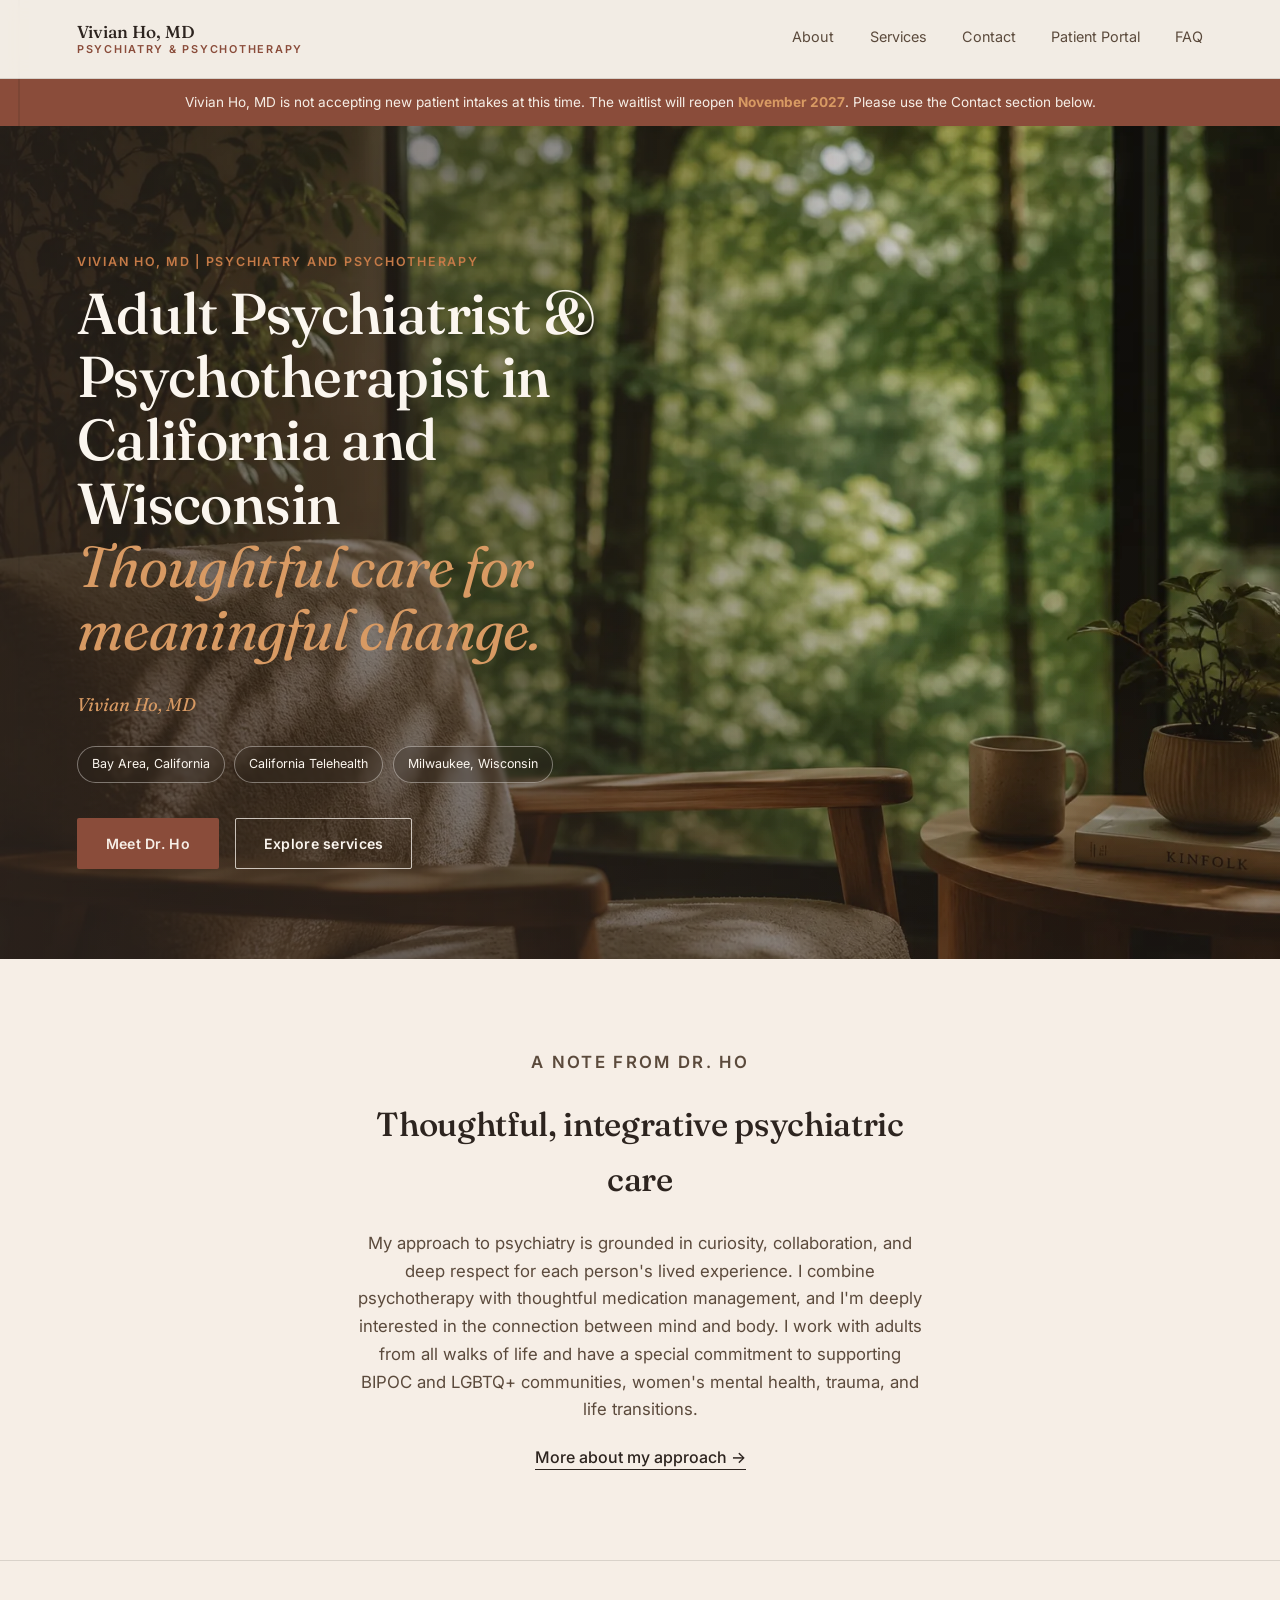
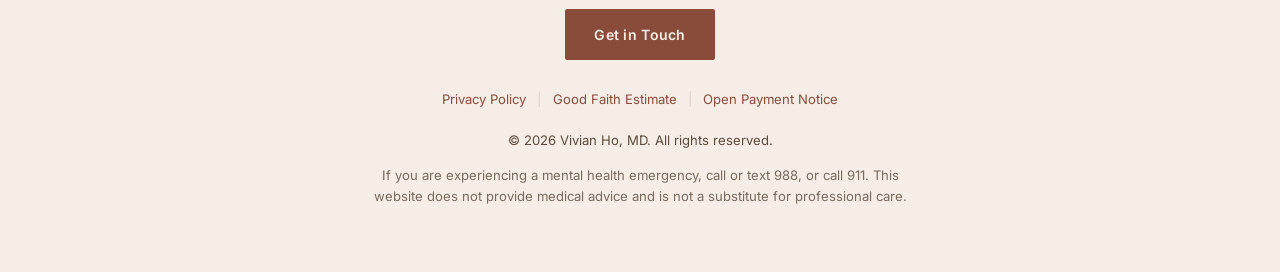
<file: index.html>
<!DOCTYPE html>
<html lang="en">
<head>
<meta charset="UTF-8">
<meta name="viewport" content="width=device-width, initial-scale=1.0">
<link rel="icon" href="favicon.ico" sizes="any">
<link rel="icon" href="favicon-32.png" type="image/png" sizes="32x32">
<link rel="apple-touch-icon" href="apple-touch-icon.png">
<title>Adult Psychiatrist & Psychotherapist | Vivian Ho, MD | California & Wisconsin</title>
<meta name="description"
content="Stanford-trained adult psychiatrist Vivian Ho, MD provides psychotherapy and thoughtful medication management for adults throughout California and Wisconsin. Specializing in ADHD, trauma, women's mental health, depression, bipolar disorder, and LGBTQ+ affirming care.">
<!-- Social sharing / Open Graph -->
<meta property="og:title" content="Vivian Ho, MD | Psychiatry &amp; Psychotherapy">
<meta property="og:description" content="Thoughtful psychiatry and psychotherapy for adults in California and Wisconsin.">
<meta property="og:image" content="https://hopsychiatry.com/chair-hero.jpg">
<meta property="og:url" content="https://hopsychiatry.com/">
<meta property="og:type" content="website">

<!-- Twitter / social preview -->
<meta name="twitter:card" content="summary_large_image">
<meta name="twitter:title" content="Vivian Ho, MD">
<meta name="twitter:description" content="Thoughtful psychiatry and psychotherapy for adults.">
<meta name="twitter:image" content="https://hopsychiatry.com/chair-hero.jpg">

<!-- Canonical URL -->
<link rel="canonical" href="https://hopsychiatry.com/">

<!-- Fonts -->
<link rel="preconnect" href="https://fonts.googleapis.com">
<link rel="preconnect" href="https://fonts.gstatic.com" crossorigin>
<link href="https://fonts.googleapis.com/css2?family=Fraunces:opsz,wght,ital@9..144,300,0;9..144,400,0;9..144,500,0;9..144,400,1;9..144,500,1&family=Inter:wght@400;500;600&display=swap" rel="stylesheet">

<link rel="preload" as="image" href="chair-hero.jpg" imagesrcset="chair-hero-800.webp 800w, chair-hero-1200.webp 1200w, chair-hero-1536.webp 1536w" imagesizes="100vw" type="image/webp" fetchpriority="high">

<link rel="stylesheet" href="styles.css">

<script type="application/ld+json">
{
  "@context": "https://schema.org",
  "@type": "Physician",
  "@id": "https://hopsychiatry.com/#physician",
  "name": "Vivian Ho, MD",
  "url": "https://hopsychiatry.com/",
  "image": "https://hopsychiatry.com/chair-hero.jpg",
  "description": "Vivian Ho, MD provides adult psychiatry, psychotherapy, and psychiatric medication management through telehealth for patients throughout California, including the San Francisco Bay Area, San Jose, Peninsula, and Santa Cruz regions, as well as Wisconsin including Milwaukee. Her integrative approach considers the connection between mind and body.",
  "telephone": "+1-251-518-9811",
  "email": "hopsychiatry@gmail.com",
  "medicalSpecialty": "Psychiatry",
  "priceRange": "$$",
  "areaServed": [
    {
      "@type": "State",
      "name": "California"
    },
    {
      "@type": "City",
      "name": "San Francisco"
    },
    {
      "@type": "City",
      "name": "Berkeley"
    },
    {
      "@type": "City",
      "name": "Oakland"
    },
    {
      "@type": "City",
      "name": "San Jose"
    },
    {
      "@type": "City",
      "name": "Palo Alto"
    },
    {
      "@type": "City",
      "name": "Menlo Park"
    },
    {
      "@type": "City",
      "name": "Mountain View"
    },
    {
      "@type": "City",
      "name": "Los Altos"
    },
    {
      "@type": "City",
      "name": "Santa Cruz"
    },
    {
      "@type": "State",
      "name": "Wisconsin"
    },
    {
      "@type": "City",
      "name": "Milwaukee"
    }
  ],
  "availableService": [
    {
      "@type": "MedicalTherapy",
      "name": "Psychotherapy"
    },
    {
      "@type": "MedicalTherapy",
      "name": "Psychiatric medication management"
    },
    {
      "@type": "MedicalTherapy",
      "name": "Adult psychiatric evaluation"
    },
    {
      "@type": "MedicalTherapy",
      "name": "Telepsychiatry"
    }
  ],
  "knowsAbout": [
    "Adult psychiatry",
    "Psychotherapy",
    "Telepsychiatry",
    "Telehealth mental health care",
    "Psychiatric evaluation",
    "Psychiatric medication management",
    "Integrative psychiatry",
    "Mind-body approaches to mental health",
    "Holistic mental health care",
    "Anxiety treatment",
    "Depression treatment",
    "ADHD treatment",
    "Bipolar treatment",
    "Mindfulness",
    "Stress management",
    "Life transitions",
    "Trauma therapy",
    "Emotional wellness",
    "Psychedelic-assisted therapy"
  ]
}
</script>
</head>
<body>

<div class="spine" aria-hidden="true">
  <svg width="2" height="100%" viewBox="0 0 2 100" preserveAspectRatio="none">
    <line x1="1" y1="0" x2="1" y2="100" class="spine-track"/>
    <line x1="1" y1="0" x2="1" y2="0" class="spine-fill" id="spineFill"/>
  </svg>
</div>

<header class="nav" id="nav">
  <a href="index.html" class="nav__mark">
    <span>Vivian Ho, MD</span>
    <small>Psychiatry &amp; Psychotherapy</small>
  </a>
  <nav class="nav__links">
    <a href="about.html">About</a>
    <a href="services.html">Services</a>
    <a href="contact.html">Contact</a>
    <a href="portal.html">Patient Portal</a>
    <a href="faq.html">FAQ</a>
  </nav>
  <button class="nav__toggle" id="navToggle" aria-label="Open menu" aria-expanded="false">
    <span></span><span></span><span></span>
  </button>
</header>

<div class="notice-bar">
  <p>Vivian Ho, MD is not accepting new patient intakes at this time. The waitlist will reopen <strong>November&nbsp;2027</strong>. Please use the Contact section below.</p>
</div>

<main id="top">
  <section class="hero" id="hero">
    <picture>
      <source type="image/webp" srcset="chair-hero-800.webp 800w, chair-hero-1200.webp 1200w, chair-hero-1536.webp 1536w" sizes="100vw">
      <img class="hero__bg" src="chair-hero.jpg" srcset="chair-hero-800.jpg 800w, chair-hero-1200.jpg 1200w, chair-hero-1536.jpg 1536w" sizes="100vw" width="1536" height="1024" alt="A calm therapy room chair in warm natural light, evoking a welcoming psychiatry and psychotherapy practice" loading="eager" fetchpriority="high" decoding="async">
    </picture>
    <div class="hero__scrim" aria-hidden="true"></div>
    <div class="hero__inner">
      <p class="eyebrow reveal">Vivian Ho, MD | Psychiatry and Psychotherapy</p>
      <h1 class="hero__title reveal">
        Adult Psychiatrist & Psychotherapist in California and Wisconsin<br>
        <span class="ital">Thoughtful care for meaningful change.</span>
      </h1>
      <p class="hero__subtitle reveal">Vivian Ho, MD</p>
      <div class="badges reveal">
        <span class="badge">Bay Area, California</span>
        <span class="badge">California Telehealth</span>
        <span class="badge">Milwaukee, Wisconsin</span>
      </div>
      <div class="hero__actions reveal">
        <a href="about.html" class="btn btn--primary">Meet Dr. Ho</a>
        <a href="services.html" class="btn btn--ghost">Explore services</a>
      </div>
    </div>
  </section>

  <section class="section intro-blurb reveal">
    <p class="eyebrow">A Note From Dr. Ho</p>
    <h2>Thoughtful, integrative psychiatric care</h2>
    <p>My approach to psychiatry is grounded in curiosity, collaboration, and deep respect for each person's lived experience. I combine psychotherapy with thoughtful medication management, and I'm deeply interested in the connection between mind and body. I work with adults from all walks of life and have a special commitment to supporting BIPOC and LGBTQ+ communities, women's mental health, trauma, and life transitions.</p>
    <a href="about.html" class="text-link">More about my approach &rarr;</a>
  </section>

</main>

<footer class="footer">
  <div class="footer__cta">
    <a href="contact.html" class="btn btn--primary">Get in Touch</a>
  </div>
  <div class="footer__links" aria-label="Legal links">
    <a href="privacy-policy.html">Privacy Policy</a>
    <span class="link-divider">|</span>
    <a href="good-faith-estimate.html">Good Faith Estimate</a>
    <span class="link-divider">|</span>
    <a href="open-payment-notice.html">Open Payment Notice</a>
  </div>
  <p>&copy; <span id="year"></span> Vivian Ho, MD. All rights reserved.</p>
  <p class="footer__note">
    If you are experiencing a mental health emergency, call or text 988, or call 911.
    This website does not provide medical advice and is not a substitute for professional care.
  </p>
</footer>

<script src="script.js"></script>
</body>
</html>
</file>
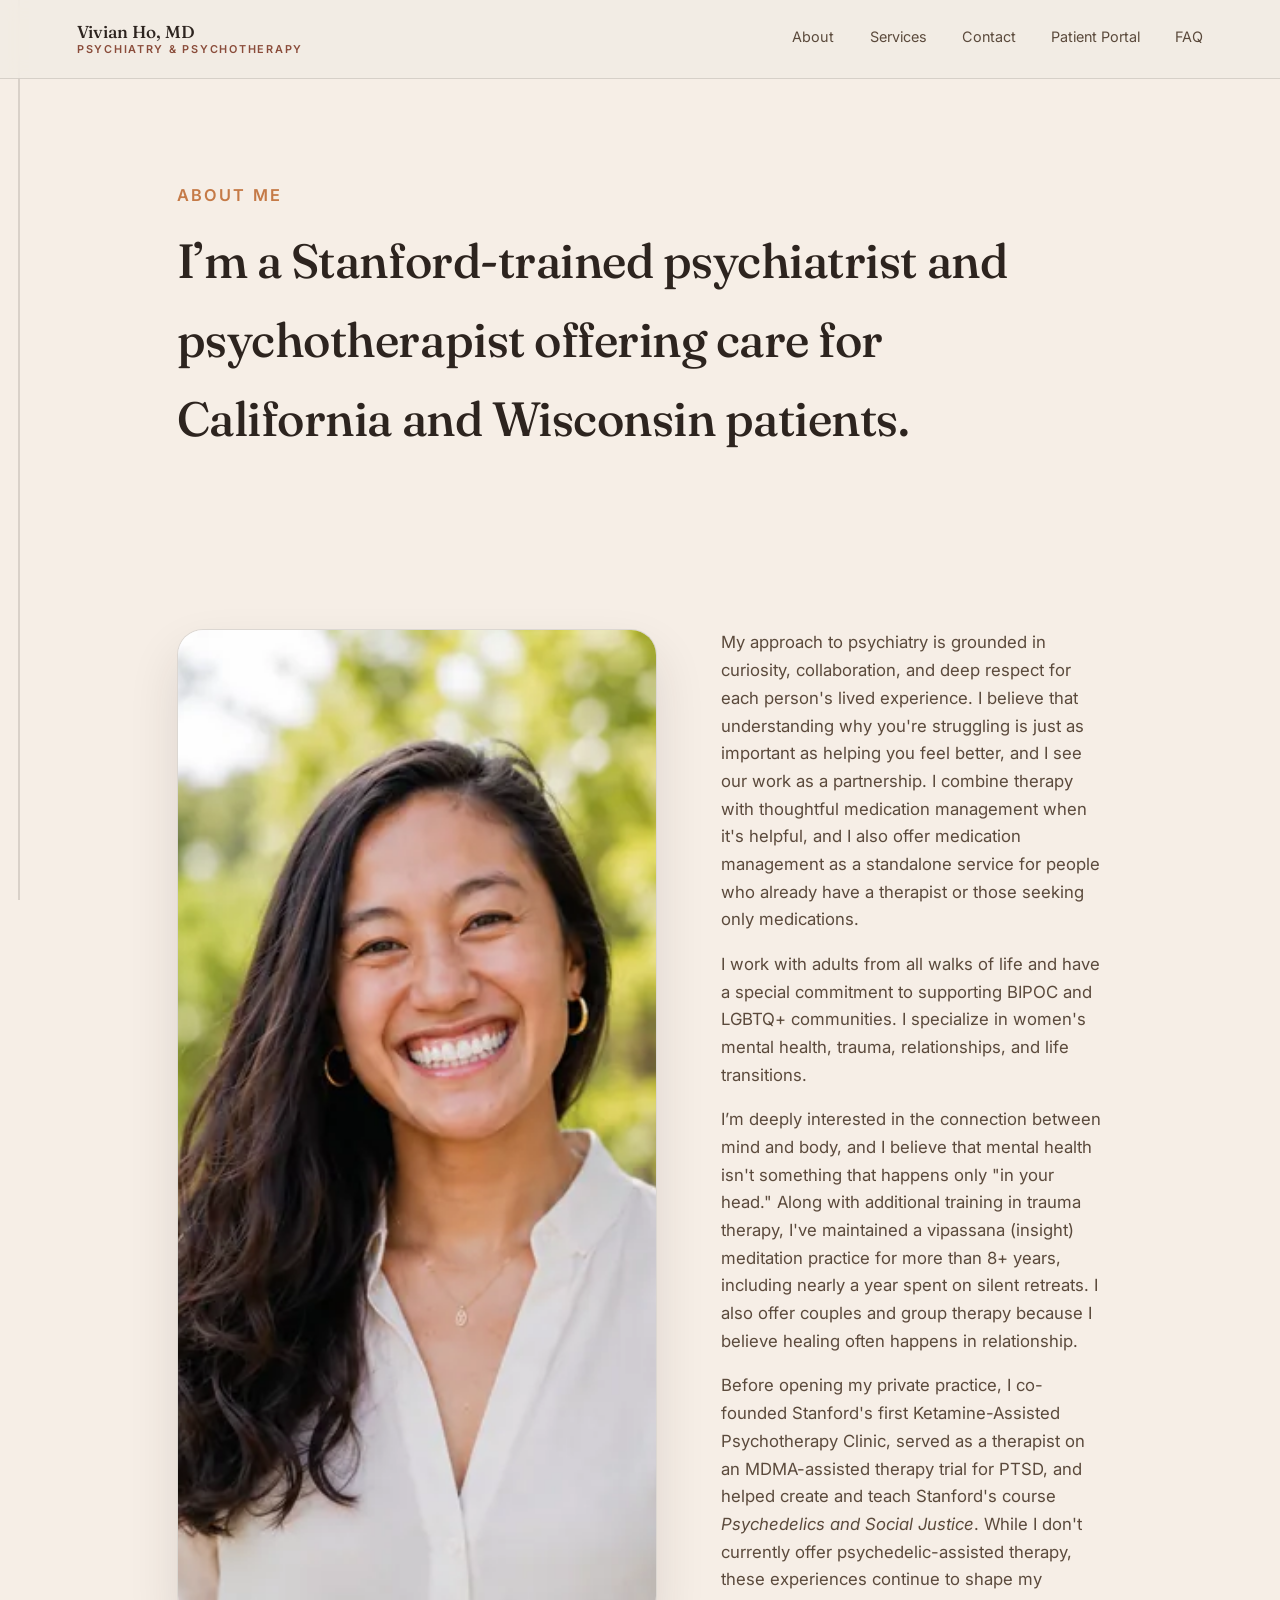
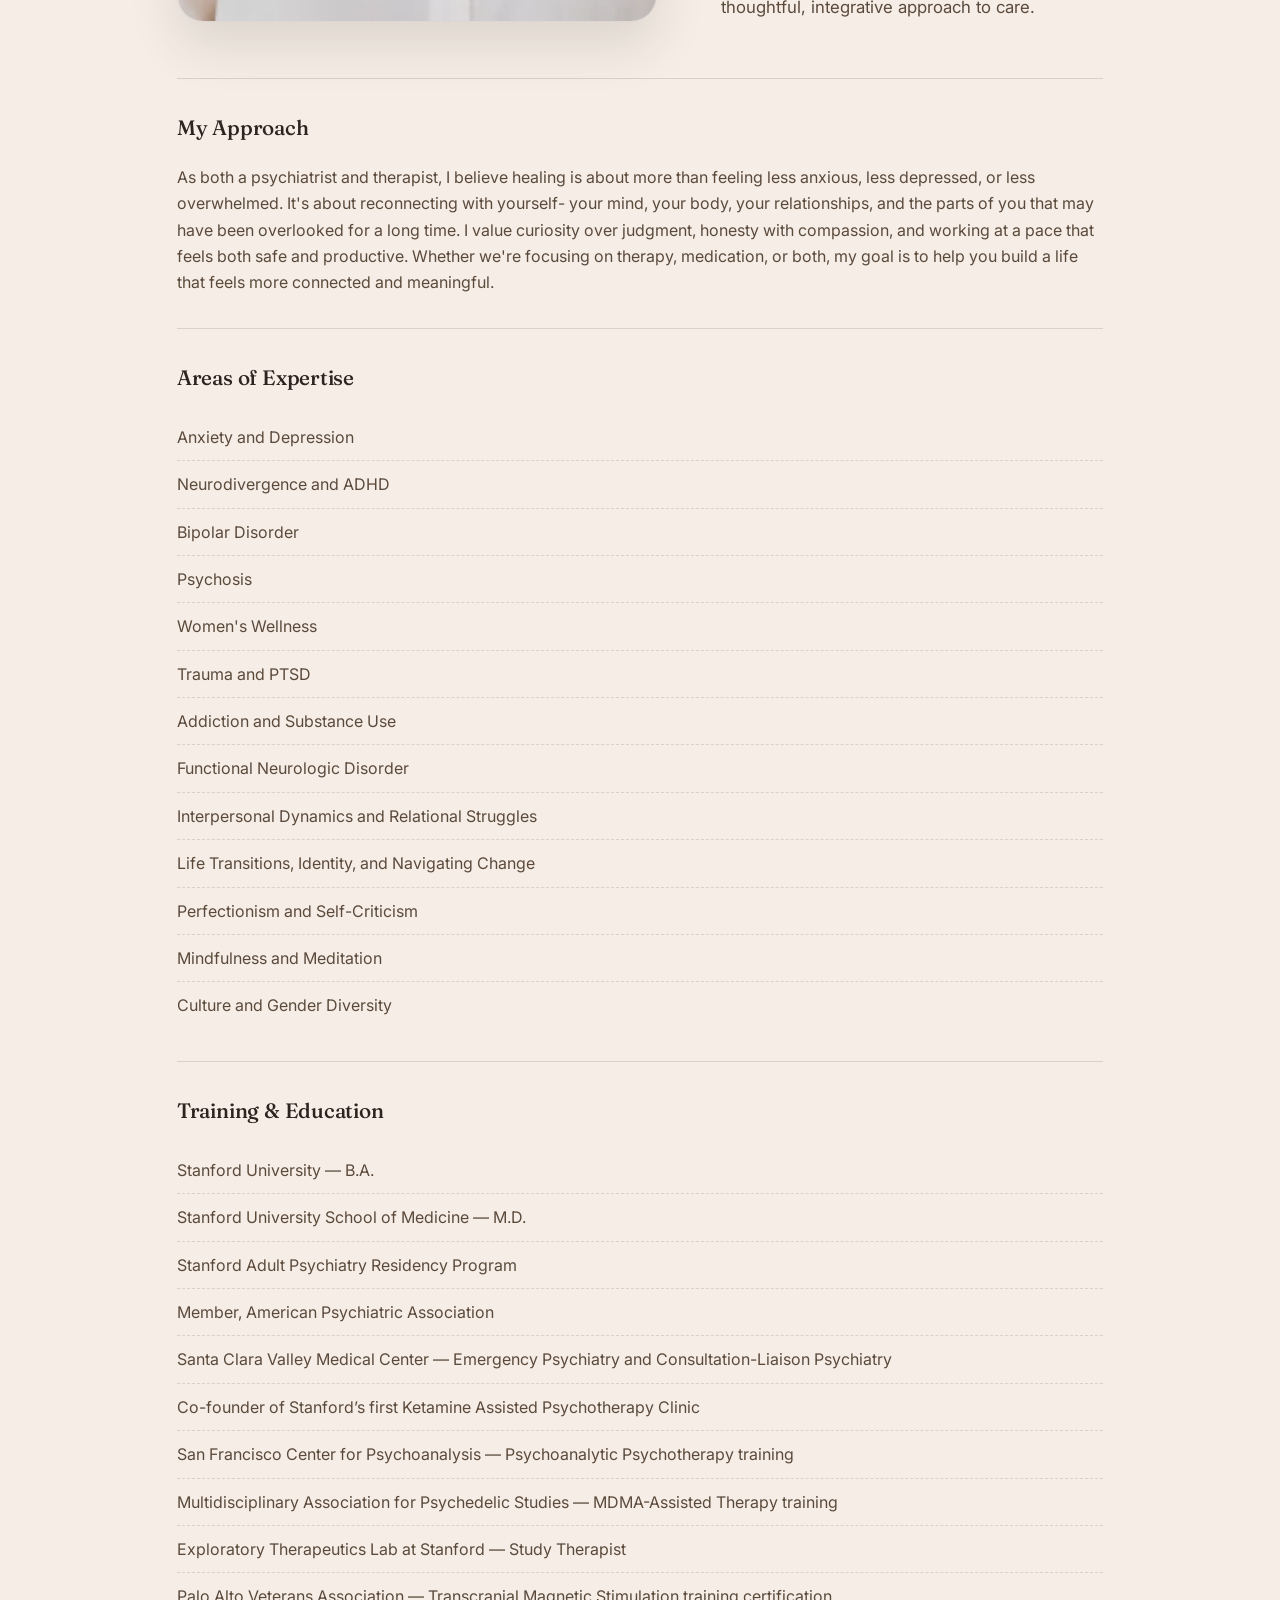
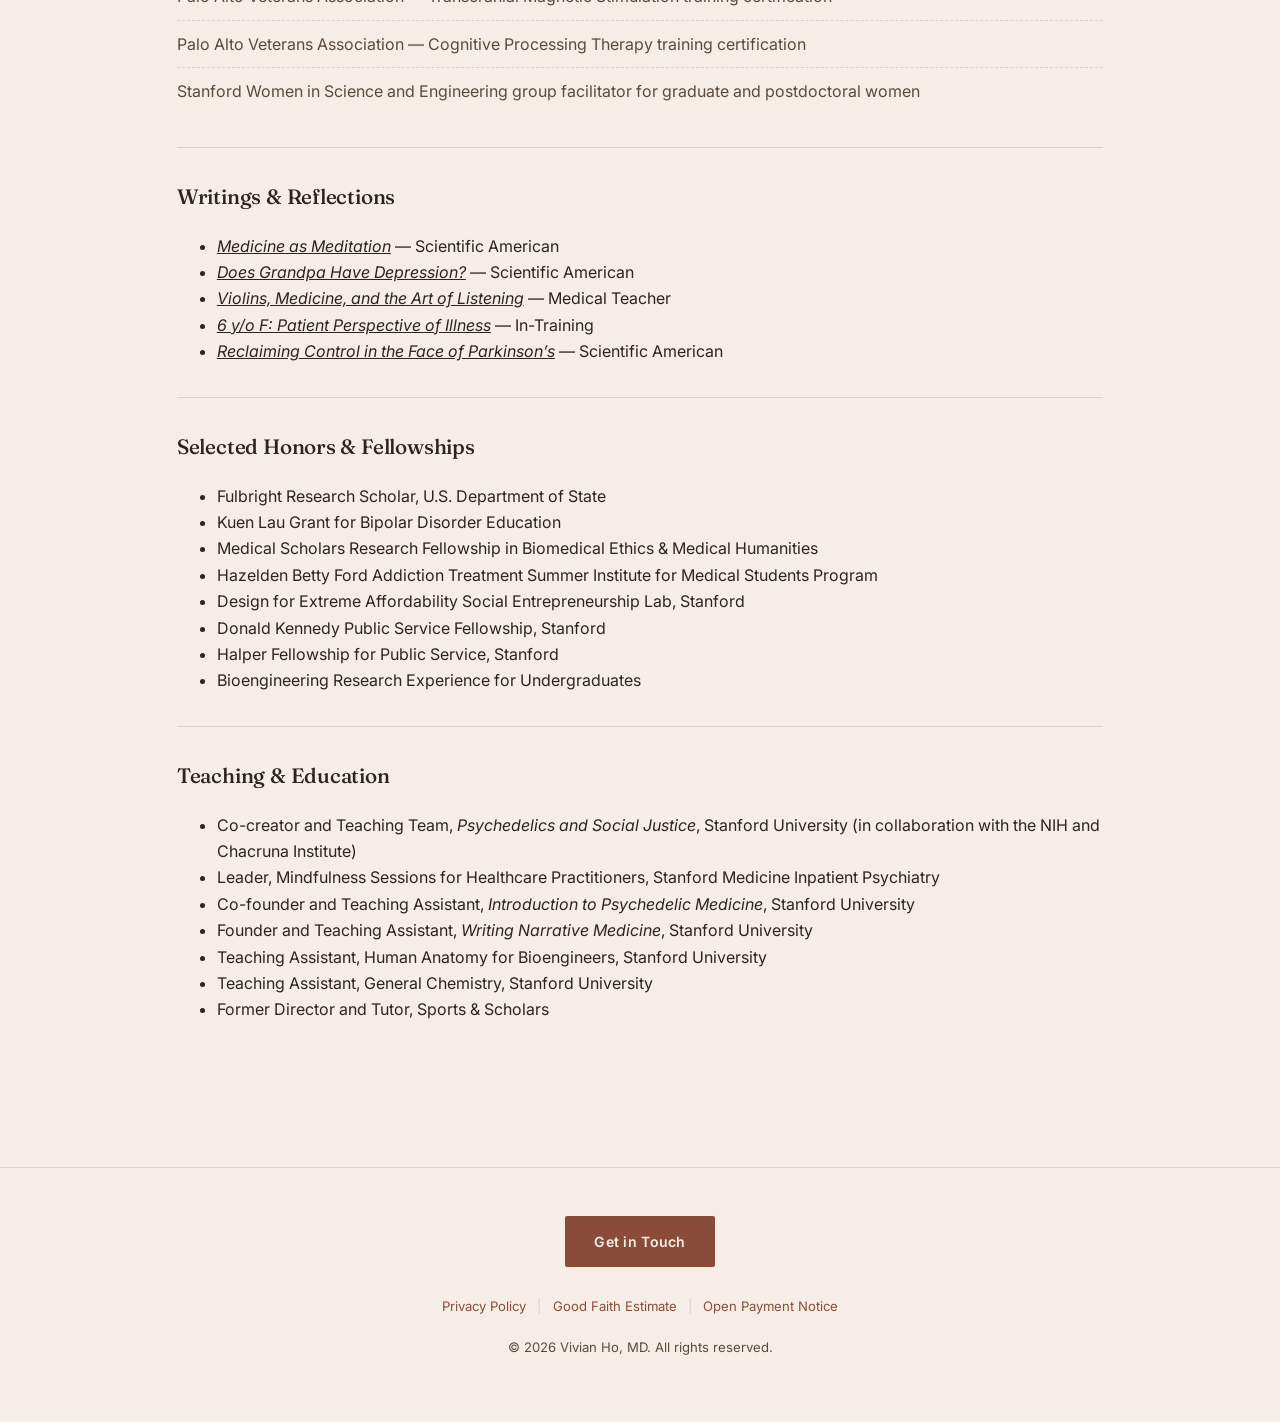
<file: about.html>
<!DOCTYPE html>
<html lang="en">
<head>
<meta charset="UTF-8">
<meta name="viewport" content="width=device-width, initial-scale=1.0">
<link rel="icon" href="favicon.ico" sizes="any">
<link rel="icon" href="favicon-32.png" type="image/png" sizes="32x32">
<link rel="apple-touch-icon" href="apple-touch-icon.png">
<title>About Dr. Vivian Ho | Stanford-Trained Psychiatrist in CA &amp; WI</title>
<meta name="description"
content="Meet Vivian Ho, MD — a Stanford-trained adult psychiatrist and psychotherapist offering integrative, mind-body care in California and Wisconsin, with a focus on trauma, women's mental health, and LGBTQ+ affirming treatment.">

<!-- Social sharing / Open Graph -->
<meta property="og:title" content="About Dr. Vivian Ho | Psychiatry &amp; Psychotherapy">
<meta property="og:description" content="Stanford-trained psychiatrist and psychotherapist offering integrative, mind-body care in California and Wisconsin.">
<meta property="og:image" content="https://hopsychiatry.com/headshot-hq.jpg">
<meta property="og:url" content="https://hopsychiatry.com/about.html">
<meta property="og:type" content="profile">

<!-- Twitter / social preview -->
<meta name="twitter:card" content="summary_large_image">
<meta name="twitter:title" content="About Dr. Vivian Ho, MD">
<meta name="twitter:description" content="Stanford-trained psychiatrist and psychotherapist offering integrative, mind-body care.">
<meta name="twitter:image" content="https://hopsychiatry.com/headshot-hq.jpg">

<!-- Canonical URL -->
<link rel="canonical" href="https://hopsychiatry.com/about.html">

<link rel="preconnect" href="https://fonts.googleapis.com">
<link rel="preconnect" href="https://fonts.gstatic.com" crossorigin>
<link href="https://fonts.googleapis.com/css2?family=Fraunces:opsz,wght,ital@9..144,300,0;9..144,400,0;9..144,500,0;9..144,600,0;9..144,400,1;9..144,500,1&family=Inter:wght@400;500;600&display=swap" rel="stylesheet">
<link rel="stylesheet" href="styles.css">

<script type="application/ld+json">
{
  "@context": "https://schema.org",
  "@type": "ProfilePage",
  "url": "https://hopsychiatry.com/about.html",
  "mainEntity": { "@id": "https://hopsychiatry.com/#physician" }
}
</script>
</head>
<body>
<div class="spine" aria-hidden="true">
  <svg width="2" height="100%" viewBox="0 0 2 100" preserveAspectRatio="none">
    <line x1="1" y1="0" x2="1" y2="100" class="spine-track"/>
    <line x1="1" y1="0" x2="1" y2="0" class="spine-fill" id="spineFill"/>
  </svg>
</div>

<header class="nav" id="nav">
  <a href="index.html" class="nav__mark">
    <span>Vivian Ho, MD</span>
    <small>Psychiatry &amp; Psychotherapy</small>
  </a>
  <nav class="nav__links">
    <a href="about.html" aria-current="page">About</a>
    <a href="services.html">Services</a>
    <a href="contact.html">Contact</a>
    <a href="portal.html">Patient Portal</a>
    <a href="faq.html">FAQ</a>
  </nav>
  <button class="nav__toggle" id="navToggle" aria-label="Open menu" aria-expanded="false">
    <span></span><span></span><span></span>
  </button>
</header>

<main>
  <section class="page-hero">
    <p class="eyebrow">About Me</p>
    <h1>I’m a Stanford-trained psychiatrist and psychotherapist offering care for California and Wisconsin patients.</h1>
  </section>

  <section class="section">
    <div class="about__intro">
      <div class="about__portrait reveal" aria-hidden="true">
        <div class="portrait-frame">
          <picture>
            <source type="image/webp" srcset="headshot-hq-700.webp 700w, headshot-hq-1402.webp 1402w" sizes="(max-width: 780px) 90vw, 460px">
            <img src="headshot-hq.jpg" srcset="headshot-hq-700.jpg 700w, headshot-hq-1402.jpg 1402w" sizes="(max-width: 780px) 90vw, 460px" alt="Vivian Ho, MD, adult psychiatrist and psychotherapist" width="1402" height="1122" loading="eager" fetchpriority="high" decoding="async" />
          </picture>
        </div>
      </div>
      <div class="about__text reveal">
        <p>My approach to psychiatry is grounded in curiosity, collaboration, and deep respect for each person's lived experience. I believe that understanding why you're struggling is just as important as helping you feel better, and I see our work as a partnership. I combine therapy with thoughtful medication management when it's helpful, and I also offer medication management as a standalone service for people who already have a therapist or those seeking only medications.</p>
        <p>I work with adults from all walks of life and have a special commitment to supporting BIPOC and LGBTQ+ communities. I specialize in women's mental health, trauma, relationships, and life transitions.</p>
        <p>I’m deeply interested in the connection between mind and body, and I believe that mental health isn't something that happens only "in your head." Along with additional training in trauma therapy, I've maintained a vipassana (insight) meditation practice for more than 8+ years, including nearly a year spent on silent retreats. I also offer couples and group therapy because I believe healing often happens in relationship.</p>
        <p>Before opening my private practice, I co-founded Stanford's first Ketamine-Assisted Psychotherapy Clinic, served as a therapist on an MDMA-assisted therapy trial for PTSD, and helped create and teach Stanford's course <em>Psychedelics and Social Justice</em>. While I don't currently offer psychedelic-assisted therapy, these experiences continue to shape my thoughtful, integrative approach to care.</p>
      </div>
    </div>

    <div class="subsection reveal">
      <h3>My Approach</h3>
      <p>As both a psychiatrist and therapist, I believe healing is about more than feeling less anxious, less depressed, or less overwhelmed. It's about reconnecting with yourself- your mind, your body, your relationships, and the parts of you that may have been overlooked for a long time. I value curiosity over judgment, honesty with compassion, and working at a pace that feels both safe and productive. Whether we're focusing on therapy, medication, or both, my goal is to help you build a life that feels more connected and meaningful.</p>
    </div>

    <div class="subsection reveal">
      <h3>Areas of Expertise</h3>
      <ul class="edu-list">
        <li>Anxiety and Depression</li>
        <li>Neurodivergence and ADHD</li>
        <li>Bipolar Disorder</li>
        <li>Psychosis</li>
        <li>Women's Wellness</li>
        <li>Trauma and PTSD</li>
        <li>Addiction and Substance Use</li>
        <li>Functional Neurologic Disorder</li>
        <li>Interpersonal Dynamics and Relational Struggles</li>
        <li>Life Transitions, Identity, and Navigating Change</li>
        <li>Perfectionism and Self-Criticism</li>
        <li>Mindfulness and Meditation</li>
        <li>Culture and Gender Diversity</li>
      </ul>
    </div>

    <div class="subsection reveal">
      <h3>Training &amp; Education</h3>
      <ul class="edu-list">
        <li>Stanford University — B.A.</li>
        <li>Stanford University School of Medicine — M.D.</li>
        <li>Stanford Adult Psychiatry Residency Program</li>
        <li>Member, American Psychiatric Association</li>
        <li>Santa Clara Valley Medical Center — Emergency Psychiatry and Consultation-Liaison Psychiatry</li>
        <li>Co-founder of Stanford’s first Ketamine Assisted Psychotherapy Clinic</li>
        <li>San Francisco Center for Psychoanalysis — Psychoanalytic Psychotherapy training</li>
        <li>Multidisciplinary Association for Psychedelic Studies — MDMA-Assisted Therapy training</li>
        <li>Exploratory Therapeutics Lab at Stanford — Study Therapist</li>
        <li>Palo Alto Veterans Association — Transcranial Magnetic Stimulation training certification</li>
        <li>Palo Alto Veterans Association — Cognitive Processing Therapy training certification</li>
        <li>Stanford Women in Science and Engineering group facilitator for graduate and postdoctoral women</li>
      </ul>
    </div>

    <div class="subsection reveal">
      <h3>Writings &amp; Reflections</h3>
      <ul class="writing-list">
        <li><a href="https://www.scientificamerican.com/blog/observations/medicine-as-meditation/" target="_blank" rel="noopener noreferrer"><em>Medicine as Meditation</em></a> — Scientific American</li>
        <li><a href="https://www.scientificamerican.com/blog/observations/does-grandpa-have-depression/" target="_blank" rel="noopener noreferrer"><em>Does Grandpa Have Depression?</em></a> — Scientific American</li>
        <li><a href="https://www.researchgate.net/publication/332204972_Violins_medicine_and_the_art_of_listening" target="_blank" rel="noopener noreferrer"><em>Violins, Medicine, and the Art of Listening</em></a> — Medical Teacher</li>
        <li><a href="https://in-training.org/6-y-o-f-patient-perspective-of-illness-18700" target="_blank" rel="noopener noreferrer"><em>6 y/o F: Patient Perspective of Illness</em></a> — In-Training</li>
        <li><a href="https://www.scientificamerican.com/blog/observations/reclaiming-control-in-the-face-of-parkinsons/" target="_blank" rel="noopener noreferrer"><em>Reclaiming Control in the Face of Parkinson’s</em></a> — Scientific American</li>
      </ul>
    </div>

    <div class="subsection reveal">
      <h3>Selected Honors &amp; Fellowships</h3>
      <ul class="honors-list">
        <li>Fulbright Research Scholar, U.S. Department of State</li>
        <li>Kuen Lau Grant for Bipolar Disorder Education</li>
        <li>Medical Scholars Research Fellowship in Biomedical Ethics & Medical Humanities</li>
        <li>Hazelden Betty Ford Addiction Treatment Summer Institute for Medical Students Program</li>
        <li>Design for Extreme Affordability Social Entrepreneurship Lab, Stanford</li>
        <li>Donald Kennedy Public Service Fellowship, Stanford</li>
        <li>Halper Fellowship for Public Service, Stanford</li>
        <li>Bioengineering Research Experience for Undergraduates</li>
      </ul>
    </div>

    <div class="subsection reveal">
      <h3>Teaching &amp; Education</h3>
      <ul class="teaching-list">
        <li>Co-creator and Teaching Team, <em>Psychedelics and Social Justice</em>, Stanford University (in collaboration with the NIH and Chacruna Institute)</li>
        <li>Leader, Mindfulness Sessions for Healthcare Practitioners, Stanford Medicine Inpatient Psychiatry</li>
        <li>Co-founder and Teaching Assistant, <em>Introduction to Psychedelic Medicine</em>, Stanford University</li>
        <li>Founder and Teaching Assistant, <em>Writing Narrative Medicine</em>, Stanford University</li>
        <li>Teaching Assistant, Human Anatomy for Bioengineers, Stanford University</li>
        <li>Teaching Assistant, General Chemistry, Stanford University</li>
        <li>Former Director and Tutor, Sports &amp; Scholars</li>
      </ul>
    </div>

  </section>
</main>

<footer class="footer">
  <div class="footer__cta">
    <a href="contact.html" class="btn btn--primary">Get in Touch</a>
  </div>
  <div class="footer__links" aria-label="Legal links">
    <a href="privacy-policy.html">Privacy Policy</a>
    <span class="link-divider">|</span>
    <a href="good-faith-estimate.html">Good Faith Estimate</a>
    <span class="link-divider">|</span>
    <a href="open-payment-notice.html">Open Payment Notice</a>
  </div>
  <p>&copy; <span id="year"></span> Vivian Ho, MD. All rights reserved.</p>
</footer>

<script src="script.js"></script>
</body>
</html>
</file>
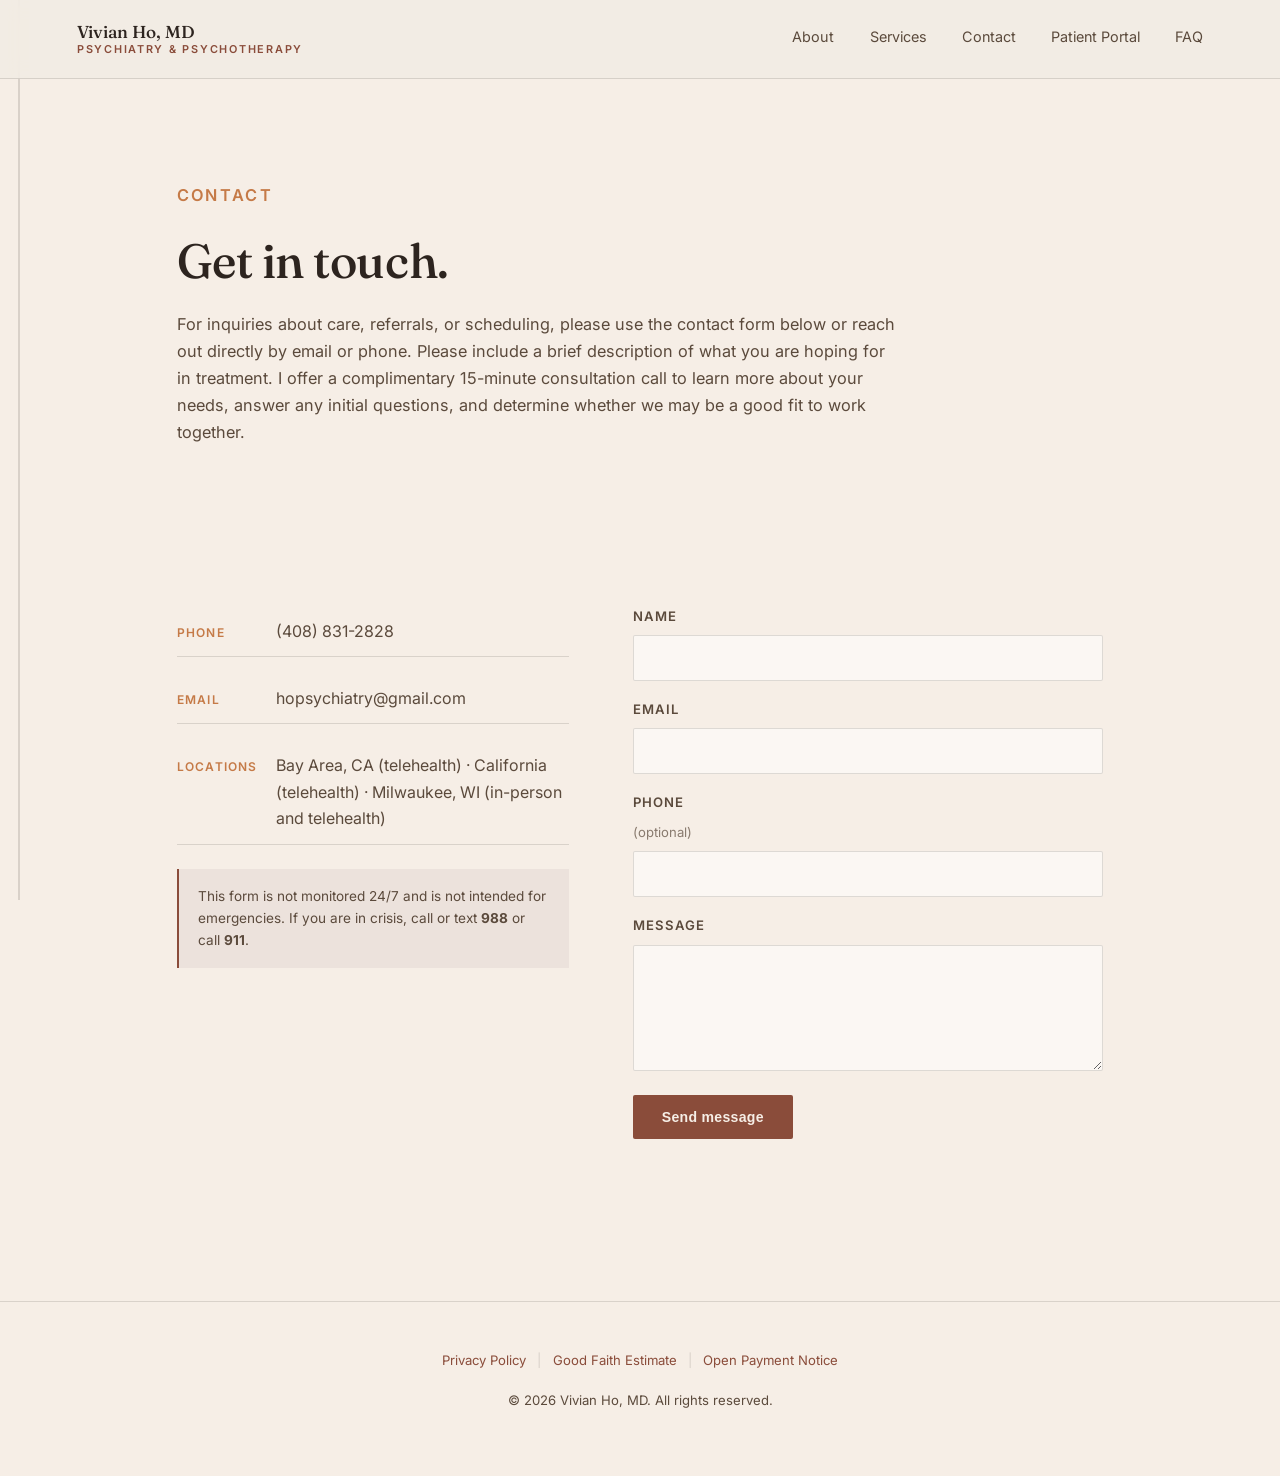
<file: contact.html>
<!DOCTYPE html>
<html lang="en">
<head>
<meta charset="UTF-8">
<meta name="viewport" content="width=device-width, initial-scale=1.0">
<link rel="icon" href="favicon.ico" sizes="any">
<link rel="icon" href="favicon-32.png" type="image/png" sizes="32x32">
<link rel="apple-touch-icon" href="apple-touch-icon.png">
<title>Contact | Schedule a Consultation | Vivian Ho, MD</title>
<meta name="description"
content="Contact Vivian Ho, MD to schedule a complimentary 15-minute consultation for adult psychiatry and psychotherapy in California and Wisconsin. Call, email, or use the contact form below.">

<!-- Social sharing / Open Graph -->
<meta property="og:title" content="Contact Vivian Ho, MD">
<meta property="og:description" content="Schedule a complimentary 15-minute consultation for adult psychiatry and psychotherapy in California and Wisconsin.">
<meta property="og:image" content="https://hopsychiatry.com/chair-hero.jpg">
<meta property="og:url" content="https://hopsychiatry.com/contact.html">
<meta property="og:type" content="website">

<!-- Twitter / social preview -->
<meta name="twitter:card" content="summary_large_image">
<meta name="twitter:title" content="Contact Vivian Ho, MD">
<meta name="twitter:description" content="Schedule a complimentary 15-minute consultation for adult psychiatry and psychotherapy.">
<meta name="twitter:image" content="https://hopsychiatry.com/chair-hero.jpg">

<!-- Canonical URL -->
<link rel="canonical" href="https://hopsychiatry.com/contact.html">

<link rel="preconnect" href="https://fonts.googleapis.com">
<link rel="preconnect" href="https://fonts.gstatic.com" crossorigin>
<link href="https://fonts.googleapis.com/css2?family=Fraunces:opsz,wght,ital@9..144,300,0;9..144,400,0;9..144,500,0;9..144,600,0;9..144,400,1;9..144,500,1&family=Inter:wght@400;500;600&display=swap" rel="stylesheet">
<link rel="stylesheet" href="styles.css">

<script type="application/ld+json">
{
  "@context": "https://schema.org",
  "@type": "ContactPage",
  "url": "https://hopsychiatry.com/contact.html",
  "mainEntity": { "@id": "https://hopsychiatry.com/#physician" }
}
</script>
</head>
<body>
<div class="spine" aria-hidden="true">
  <svg width="2" height="100%" viewBox="0 0 2 100" preserveAspectRatio="none">
    <line x1="1" y1="0" x2="1" y2="100" class="spine-track"/>
    <line x1="1" y1="0" x2="1" y2="0" class="spine-fill" id="spineFill"/>
  </svg>
</div>

<header class="nav" id="nav">
  <a href="index.html" class="nav__mark">
    <span>Vivian Ho, MD</span>
    <small>Psychiatry &amp; Psychotherapy</small>
  </a>
  <nav class="nav__links">
    <a href="about.html">About</a>
    <a href="services.html">Services</a>
    <a href="contact.html" aria-current="page">Contact</a>
    <a href="portal.html">Patient Portal</a>
    <a href="faq.html">FAQ</a>
  </nav>
  <button class="nav__toggle" id="navToggle" aria-label="Open menu" aria-expanded="false">
    <span></span><span></span><span></span>
  </button>
</header>

<main>
  <section class="page-hero">
    <p class="eyebrow">Contact</p>
    <h1>Get in touch.</h1>
    <p>For inquiries about care, referrals, or scheduling, please use the contact form below or reach out directly by email or phone. Please include a brief description of what you are hoping for in treatment. I offer a complimentary 15-minute consultation call to learn more about your needs, answer any initial questions, and determine whether we may be a good fit to work together.</p>
  </section>

  <section class="section">
    <div class="contact__grid">
      <div class="contact__details reveal">
        <p class="contact__line"><span>Phone</span><a href="tel:12515189811">(408) 831-2828</a></p>
        <p class="contact__line"><span>Email</span><a href="mailto:hopsychiatry@gmail.com">hopsychiatry@gmail.com</a></p>
        <p class="contact__line"><span>Locations</span>Bay Area, CA (telehealth) · California (telehealth) · Milwaukee, WI (in-person and telehealth)</p>
        <p class="contact__note">This form is not monitored 24/7 and is not intended for emergencies. If you are in crisis, call or text <strong>988</strong> or call <strong>911</strong>.</p>
      </div>

      <form class="contact__form reveal" id="contactForm" action="https://formspree.io/f/mqevvzdd" method="POST">
        <label>
          Name
          <input type="text" name="name" required>
        </label>
        <label>
          Email
          <input type="email" name="email" required>
        </label>
        <label>
          Phone <span class="optional">(optional)</span>
          <input type="tel" name="phone">
        </label>
        <label>
          Message
          <textarea name="message" rows="5" required></textarea>
        </label>
        <button type="submit" class="btn btn--primary">Send message</button>
        <p class="form__status" id="formStatus" aria-live="polite"></p>
      </form>
    </div>
  </section>
</main>

<footer class="footer">
  <div class="footer__links" aria-label="Legal links">
    <a href="privacy-policy.html">Privacy Policy</a>
    <span class="link-divider">|</span>
    <a href="good-faith-estimate.html">Good Faith Estimate</a>
    <span class="link-divider">|</span>
    <a href="open-payment-notice.html">Open Payment Notice</a>
  </div>
  <p>&copy; <span id="year"></span> Vivian Ho, MD. All rights reserved.</p>
</footer>

<script src="script.js"></script>
</body>
</html>
</file>
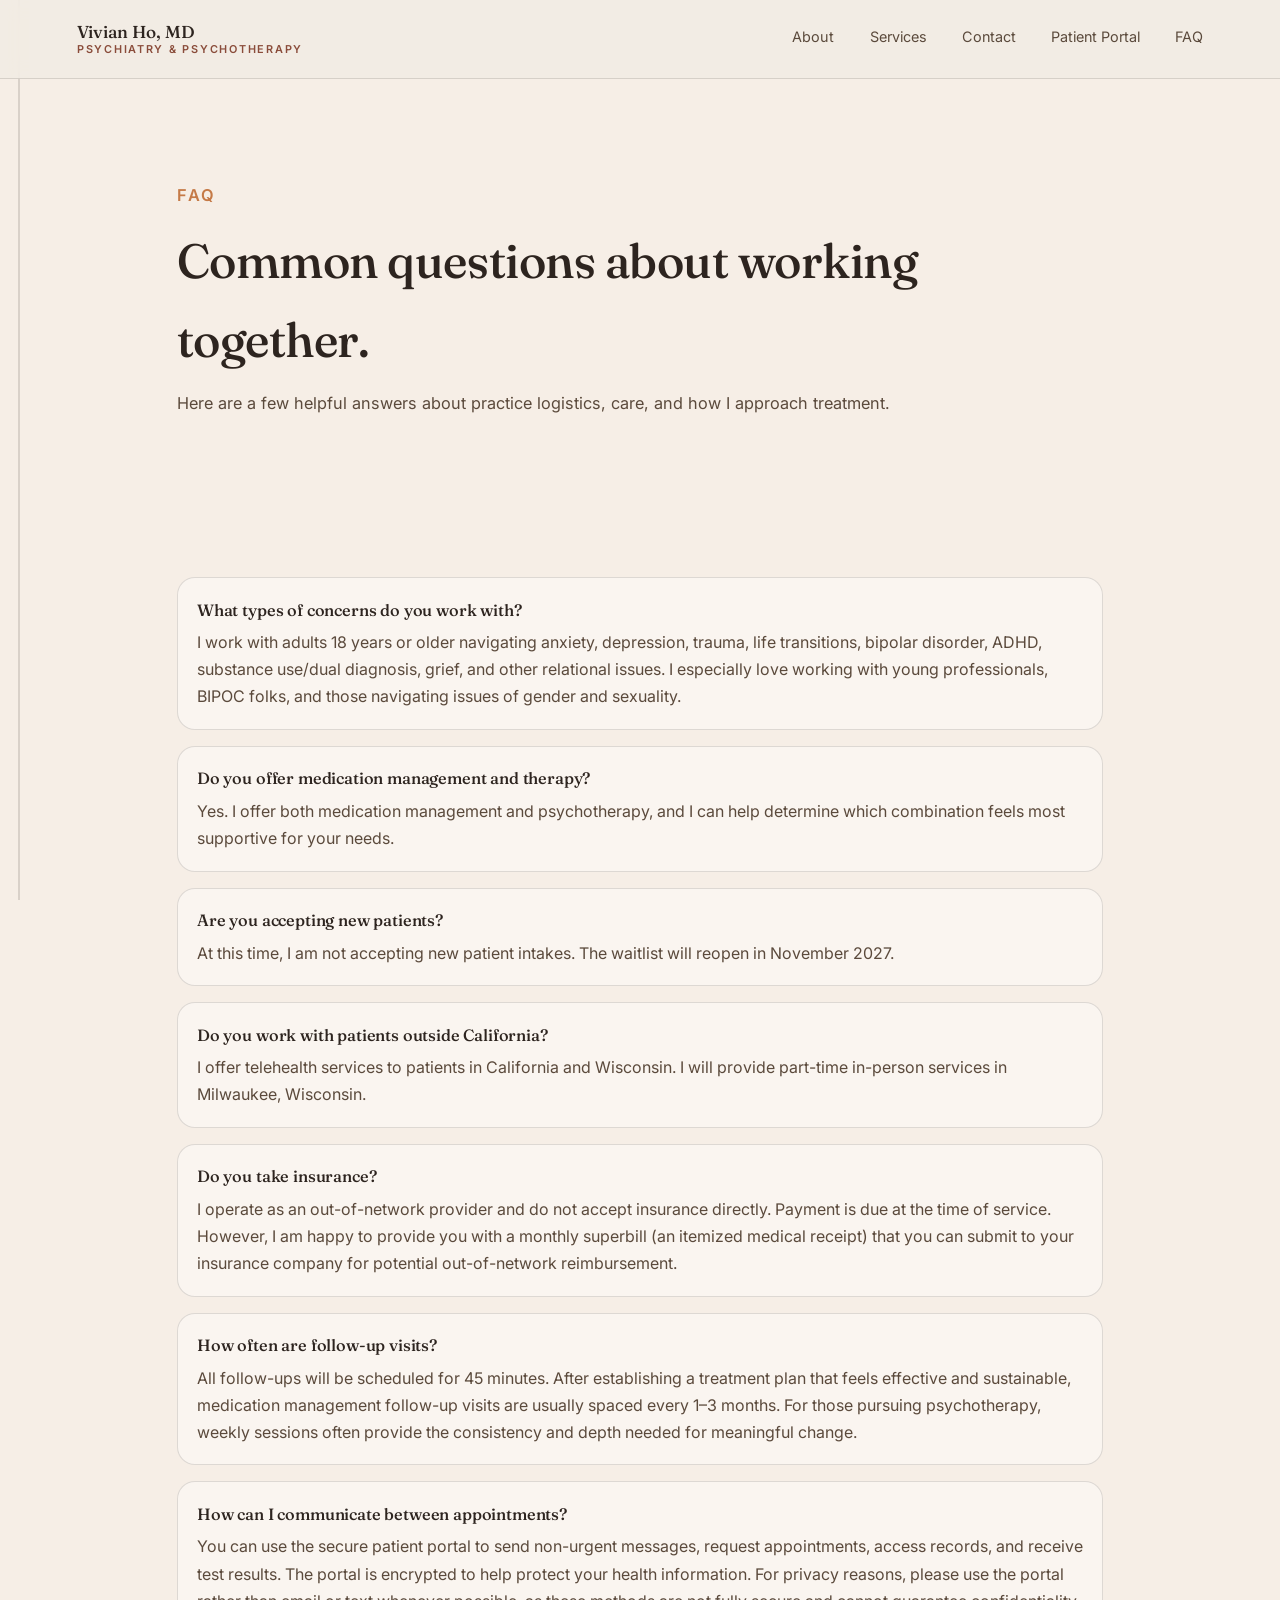
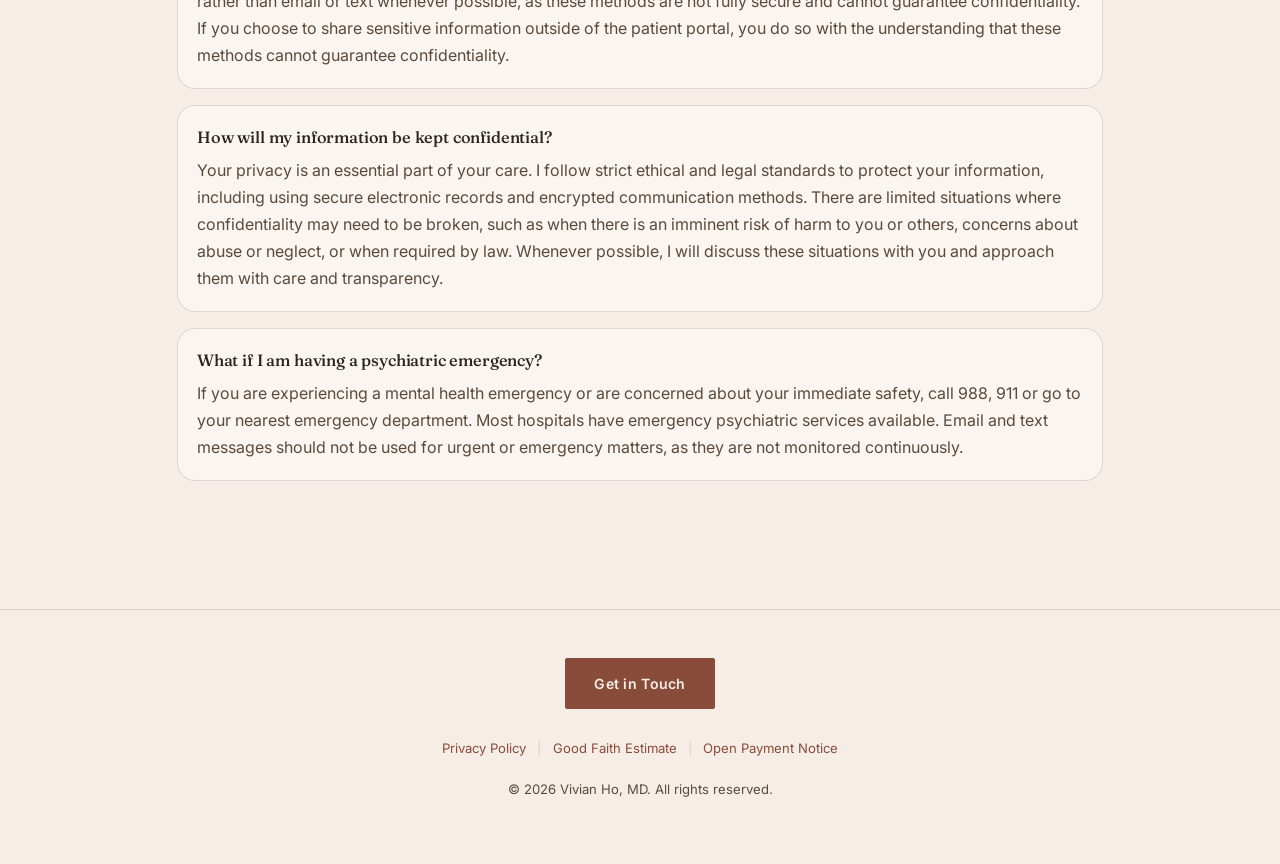
<file: faq.html>
<!DOCTYPE html>
<html lang="en">
<head>
<meta charset="UTF-8">
<meta name="viewport" content="width=device-width, initial-scale=1.0">
<link rel="icon" href="favicon.ico" sizes="any">
<link rel="icon" href="favicon-32.png" type="image/png" sizes="32x32">
<link rel="apple-touch-icon" href="apple-touch-icon.png">
<title>FAQ | Psychiatry &amp; Therapy Questions | Vivian Ho, MD</title>
<meta name="description"
content="Answers to common questions about working with Vivian Ho, MD, including insurance, telehealth availability in California and Wisconsin, confidentiality, and how therapy and medication management work.">

<!-- Social sharing / Open Graph -->
<meta property="og:title" content="FAQ | Vivian Ho, MD">
<meta property="og:description" content="Common questions about psychiatry, psychotherapy, insurance, and telehealth availability in California and Wisconsin.">
<meta property="og:image" content="https://hopsychiatry.com/chair-hero.jpg">
<meta property="og:url" content="https://hopsychiatry.com/faq.html">
<meta property="og:type" content="website">

<!-- Twitter / social preview -->
<meta name="twitter:card" content="summary_large_image">
<meta name="twitter:title" content="FAQ | Vivian Ho, MD">
<meta name="twitter:description" content="Common questions about psychiatry, psychotherapy, insurance, and telehealth availability.">
<meta name="twitter:image" content="https://hopsychiatry.com/chair-hero.jpg">

<!-- Canonical URL -->
<link rel="canonical" href="https://hopsychiatry.com/faq.html">

<link rel="preconnect" href="https://fonts.googleapis.com">
<link rel="preconnect" href="https://fonts.gstatic.com" crossorigin>
<link href="https://fonts.googleapis.com/css2?family=Fraunces:opsz,wght,ital@9..144,300,0;9..144,400,0;9..144,500,0;9..144,600,0;9..144,400,1;9..144,500,1&family=Inter:wght@400;500;600&display=swap" rel="stylesheet">
<link rel="stylesheet" href="styles.css">

<script type="application/ld+json">
{
  "@context": "https://schema.org",
  "@type": "FAQPage",
  "mainEntity": [
    {
      "@type": "Question",
      "name": "What types of concerns do you work with?",
      "acceptedAnswer": {
        "@type": "Answer",
        "text": "I work with adults 18 years or older navigating anxiety, depression, trauma, life transitions, bipolar disorder, ADHD, substance use/dual diagnosis, grief, and other relational issues. I especially love working with young professionals, BIPOC folks, and those navigating issues of gender and sexuality."
      }
    },
    {
      "@type": "Question",
      "name": "Do you offer medication management and therapy?",
      "acceptedAnswer": {
        "@type": "Answer",
        "text": "Yes. I offer both medication management and psychotherapy, and I can help determine which combination feels most supportive for your needs."
      }
    },
    {
      "@type": "Question",
      "name": "Are you accepting new patients?",
      "acceptedAnswer": {
        "@type": "Answer",
        "text": "At this time, I am not accepting new patient intakes. The waitlist will reopen in November 2027."
      }
    },
    {
      "@type": "Question",
      "name": "Do you work with patients outside California?",
      "acceptedAnswer": {
        "@type": "Answer",
        "text": "I offer telehealth services to patients in California and Wisconsin. I will provide part-time in-person services in Milwaukee, Wisconsin."
      }
    },
    {
      "@type": "Question",
      "name": "Do you take insurance?",
      "acceptedAnswer": {
        "@type": "Answer",
        "text": "I operate as an out-of-network provider and do not accept insurance directly. Payment is due at the time of service. However, I am happy to provide you with a monthly superbill (an itemized medical receipt) that you can submit to your insurance company for potential out-of-network reimbursement."
      }
    },
    {
      "@type": "Question",
      "name": "How often are follow-up visits?",
      "acceptedAnswer": {
        "@type": "Answer",
        "text": "All follow-ups will be scheduled for 45 minutes. After establishing a treatment plan that feels effective and sustainable, medication management follow-up visits are usually spaced every 1-3 months. For those pursuing psychotherapy, weekly sessions often provide the consistency and depth needed for meaningful change."
      }
    },
    {
      "@type": "Question",
      "name": "How can I communicate between appointments?",
      "acceptedAnswer": {
        "@type": "Answer",
        "text": "You can use the secure patient portal to send non-urgent messages, request appointments, access records, and receive test results. The portal is encrypted to help protect your health information."
      }
    },
    {
      "@type": "Question",
      "name": "How will my information be kept confidential?",
      "acceptedAnswer": {
        "@type": "Answer",
        "text": "Your privacy is an essential part of your care. I follow strict ethical and legal standards to protect your information, including using secure electronic records and encrypted communication methods."
      }
    },
    {
      "@type": "Question",
      "name": "What if I am having a psychiatric emergency?",
      "acceptedAnswer": {
        "@type": "Answer",
        "text": "If you are experiencing a mental health emergency or are concerned about your immediate safety, call 988, 911, or go to your nearest emergency department. Email and text messages should not be used for urgent or emergency matters, as they are not monitored continuously."
      }
    }
  ]
}
</script>
</head>
<body>
<div class="spine" aria-hidden="true">
  <svg width="2" height="100%" viewBox="0 0 2 100" preserveAspectRatio="none">
    <line x1="1" y1="0" x2="1" y2="100" class="spine-track"/>
    <line x1="1" y1="0" x2="1" y2="0" class="spine-fill" id="spineFill"/>
  </svg>
</div>

<header class="nav" id="nav">
  <a href="index.html" class="nav__mark">
    <span>Vivian Ho, MD</span>
    <small>Psychiatry &amp; Psychotherapy</small>
  </a>
  <nav class="nav__links">
    <a href="about.html">About</a>
    <a href="services.html">Services</a>
    <a href="contact.html">Contact</a>
    <a href="portal.html">Patient Portal</a>
    <a href="faq.html" aria-current="page">FAQ</a>
  </nav>
  <button class="nav__toggle" id="navToggle" aria-label="Open menu" aria-expanded="false">
    <span></span><span></span><span></span>
  </button>
</header>

<main>
  <section class="page-hero">
    <p class="eyebrow">FAQ</p>
    <h1>Common questions about working together.</h1>
    <p>Here are a few helpful answers about practice logistics, care, and how I approach treatment.</p>
  </section>

  <section class="section">
    <div class="faq-list">
      <div class="faq-item reveal">
        <h3>What types of concerns do you work with?</h3>
        <p>I work with adults 18 years or older navigating anxiety, depression, trauma, life transitions, bipolar disorder, ADHD, substance use/dual diagnosis, grief, and other relational issues. I especially love working with young professionals, BIPOC folks, and those navigating issues of gender and sexuality.</p>
      </div>
      <div class="faq-item reveal">
        <h3>Do you offer medication management and therapy?</h3>
        <p>Yes. I offer both medication management and psychotherapy, and I can help determine which combination feels most supportive for your needs.</p>
      </div>
      <div class="faq-item reveal">
        <h3>Are you accepting new patients?</h3>
        <p>At this time, I am not accepting new patient intakes. The waitlist will reopen in November 2027.</p>
      </div>
      <div class="faq-item reveal">
        <h3>Do you work with patients outside California?</h3>
        <p>I offer telehealth services to patients in California and Wisconsin. I will provide part-time in-person services in Milwaukee, Wisconsin.</p>
      </div>
      <div class="faq-item reveal">
        <h3>Do you take insurance?</h3>
        <p>I operate as an out-of-network provider and do not accept insurance directly. Payment is due at the time of service. However, I am happy to provide you with a monthly superbill (an itemized medical receipt) that you can submit to your insurance company for potential out-of-network reimbursement.</p>
      </div>
      <div class="faq-item reveal">
        <h3>How often are follow-up visits?</h3>
        <p>All follow-ups will be scheduled for 45 minutes. After establishing a treatment plan that feels effective and sustainable, medication management follow-up visits are usually spaced every 1–3 months. For those pursuing psychotherapy, weekly sessions often provide the consistency and depth needed for meaningful change.</p>
      </div>
      <div class="faq-item reveal">
        <h3>How can I communicate between appointments?</h3>
        <p>You can use the secure patient portal to send non-urgent messages, request appointments, access records, and receive test results. The portal is encrypted to help protect your health information. For privacy reasons, please use the portal rather than email or text whenever possible, as these methods are not fully secure and cannot guarantee confidentiality. If you choose to share sensitive information outside of the patient portal, you do so with the understanding that these methods cannot guarantee confidentiality.</p>
      </div>
      <div class="faq-item reveal">
        <h3>How will my information be kept confidential?</h3>
        <p>Your privacy is an essential part of your care. I follow strict ethical and legal standards to protect your information, including using secure electronic records and encrypted communication methods. There are limited situations where confidentiality may need to be broken, such as when there is an imminent risk of harm to you or others, concerns about abuse or neglect, or when required by law. Whenever possible, I will discuss these situations with you and approach them with care and transparency.</p>
      </div>
      <div class="faq-item reveal">
        <h3>What if I am having a psychiatric emergency?</h3>
        <p>If you are experiencing a mental health emergency or are concerned about your immediate safety, call 988, 911 or go to your nearest emergency department. Most hospitals have emergency psychiatric services available. Email and text messages should not be used for urgent or emergency matters, as they are not monitored continuously.</p>
      </div>
    </div>
  </section>
</main>

<footer class="footer">
  <div class="footer__cta">
    <a href="contact.html" class="btn btn--primary">Get in Touch</a>
  </div>
  <div class="footer__links" aria-label="Legal links">
    <a href="privacy-policy.html">Privacy Policy</a>
    <span class="link-divider">|</span>
    <a href="good-faith-estimate.html">Good Faith Estimate</a>
    <span class="link-divider">|</span>
    <a href="open-payment-notice.html">Open Payment Notice</a>
  </div>
  <p>&copy; <span id="year"></span> Vivian Ho, MD. All rights reserved.</p>
</footer>

<script src="script.js"></script>
</body>
</html>
</file>
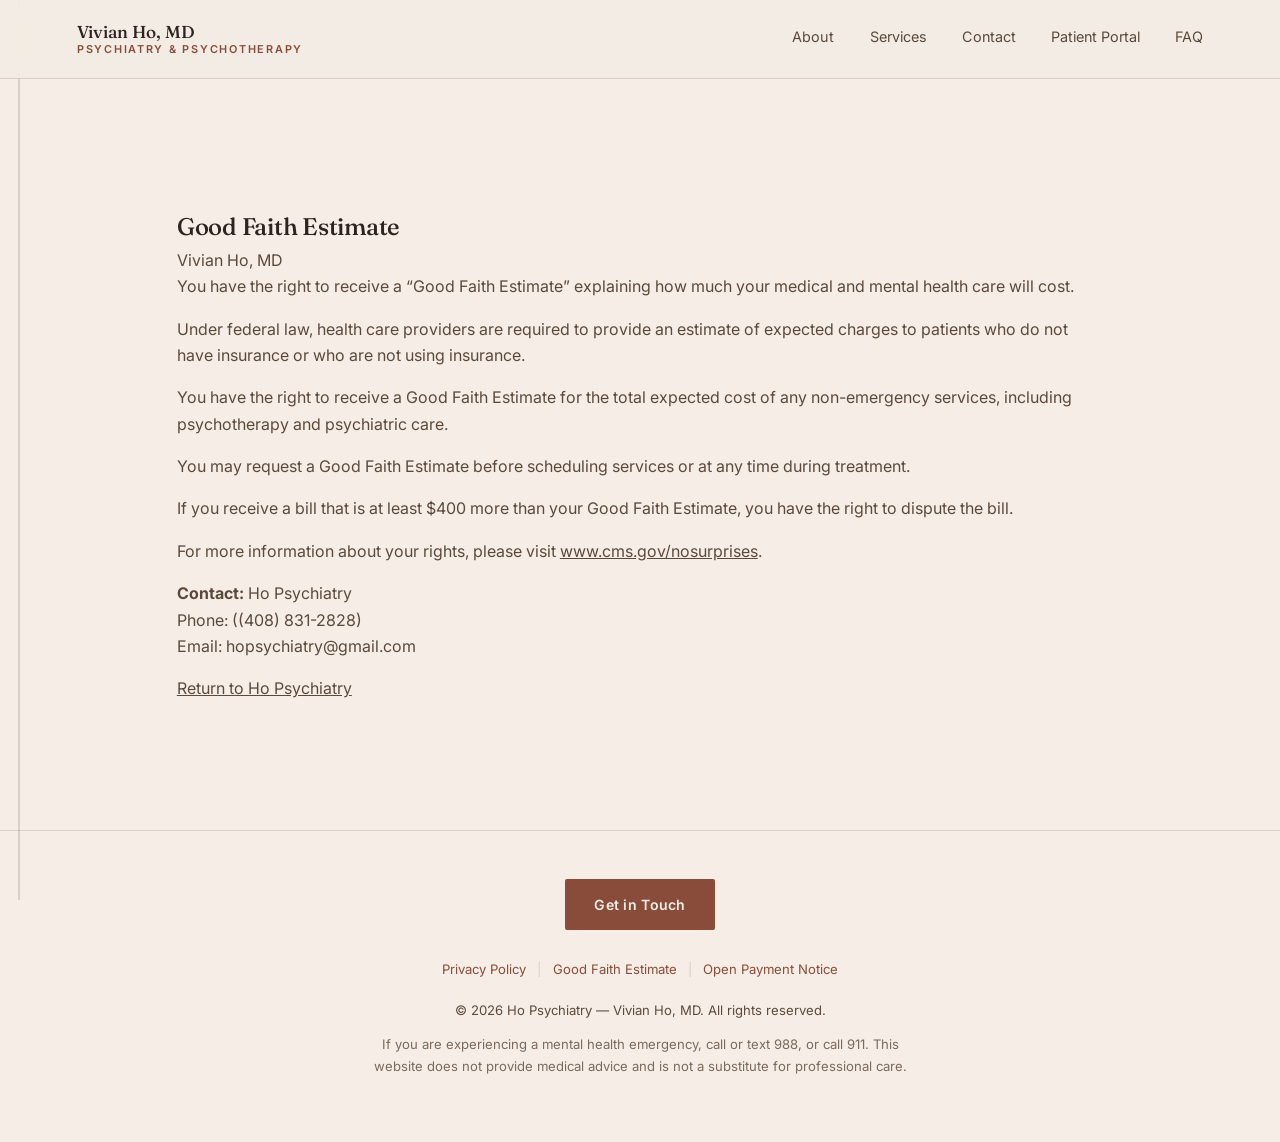
<file: good-faith-estimate.html>
<!DOCTYPE html>
<html lang="en">
<head>
<meta charset="UTF-8">
<meta name="viewport" content="width=device-width, initial-scale=1.0">
<link rel="icon" href="favicon.ico" sizes="any">
<link rel="icon" href="favicon-32.png" type="image/png" sizes="32x32">
<link rel="apple-touch-icon" href="apple-touch-icon.png">
<title>Good Faith Estimate | Ho Psychiatry</title>
<meta name="description" content="Good Faith Estimate for Ho Psychiatry - Vivian Ho, MD">
<meta name="robots" content="noindex, follow">
<link rel="canonical" href="https://hopsychiatry.com/good-faith-estimate.html">
<link rel="preconnect" href="https://fonts.googleapis.com">
<link rel="preconnect" href="https://fonts.gstatic.com" crossorigin>
<link href="https://fonts.googleapis.com/css2?family=Fraunces:opsz,wght,ital@9..144,300,0;9..144,400,0;9..144,500,0;9..144,600,0;9..144,400,1;9..144,500,1&family=Inter:wght@400;500;600&display=swap" rel="stylesheet">
<link rel="stylesheet" href="styles.css">
</head>
<body>

<div class="spine" aria-hidden="true">
  <svg width="2" height="100%" viewBox="0 0 2 100" preserveAspectRatio="none">
    <line x1="1" y1="0" x2="1" y2="100" class="spine-track"/>
    <line x1="1" y1="0" x2="1" y2="0" class="spine-fill" id="spineFill"/>
  </svg>
</div>

<header class="nav" id="nav">
  <a href="index.html" class="nav__mark">
    <span>Vivian Ho, MD</span>
    <small>Psychiatry &amp; Psychotherapy</small>
  </a>
  <nav class="nav__links">
    <a href="about.html">About</a>
    <a href="services.html">Services</a>
    <a href="contact.html">Contact</a>
    <a href="portal.html">Patient Portal</a>
    <a href="faq.html">FAQ</a>
  </nav>
  <button class="nav__toggle" id="navToggle" aria-label="Open menu" aria-expanded="false">
    <span></span><span></span><span></span>
  </button>
</header>

<main>
  <section class="section legal-section">
    <div class="legal-header">
      <h1>Good Faith Estimate</h1>
      <p class="legal-subtitle">Vivian Ho, MD</p>
    </div>

    <div class="legal-content">
      <p>You have the right to receive a “Good Faith Estimate” explaining how much your medical and mental health care will cost.</p>
      <p>Under federal law, health care providers are required to provide an estimate of expected charges to patients who do not have insurance or who are not using insurance.</p>
      <p>You have the right to receive a Good Faith Estimate for the total expected cost of any non-emergency services, including psychotherapy and psychiatric care.</p>
      <p>You may request a Good Faith Estimate before scheduling services or at any time during treatment.</p>
      <p>If you receive a bill that is at least $400 more than your Good Faith Estimate, you have the right to dispute the bill.</p>
      <p>For more information about your rights, please visit <a href="https://www.cms.gov/nosurprises" target="_blank" rel="noopener noreferrer">www.cms.gov/nosurprises</a>.</p>
      <p><strong>Contact:</strong> Ho Psychiatry<br>Phone: ((408) 831-2828)<br>Email: hopsychiatry@gmail.com</p>
      <p><a href="index.html">Return to Ho Psychiatry</a></p>
    </div>
  </section>
</main>

<footer class="footer">
  <div class="footer__cta">
    <a href="contact.html" class="btn btn--primary">Get in Touch</a>
  </div>
  <div class="footer__links" aria-label="Legal links">
    <a href="privacy-policy.html">Privacy Policy</a>
    <span class="link-divider">|</span>
    <a href="good-faith-estimate.html">Good Faith Estimate</a>
    <span class="link-divider">|</span>
    <a href="open-payment-notice.html">Open Payment Notice</a>
  </div>
  <p>&copy; <span id="year"></span> Ho Psychiatry — Vivian Ho, MD. All rights reserved.</p>
  <p class="footer__note">
    If you are experiencing a mental health emergency, call or text 988, or call 911.
    This website does not provide medical advice and is not a substitute for professional care.
  </p>
</footer>

<script src="script.js"></script>
</body>
</html>
</file>
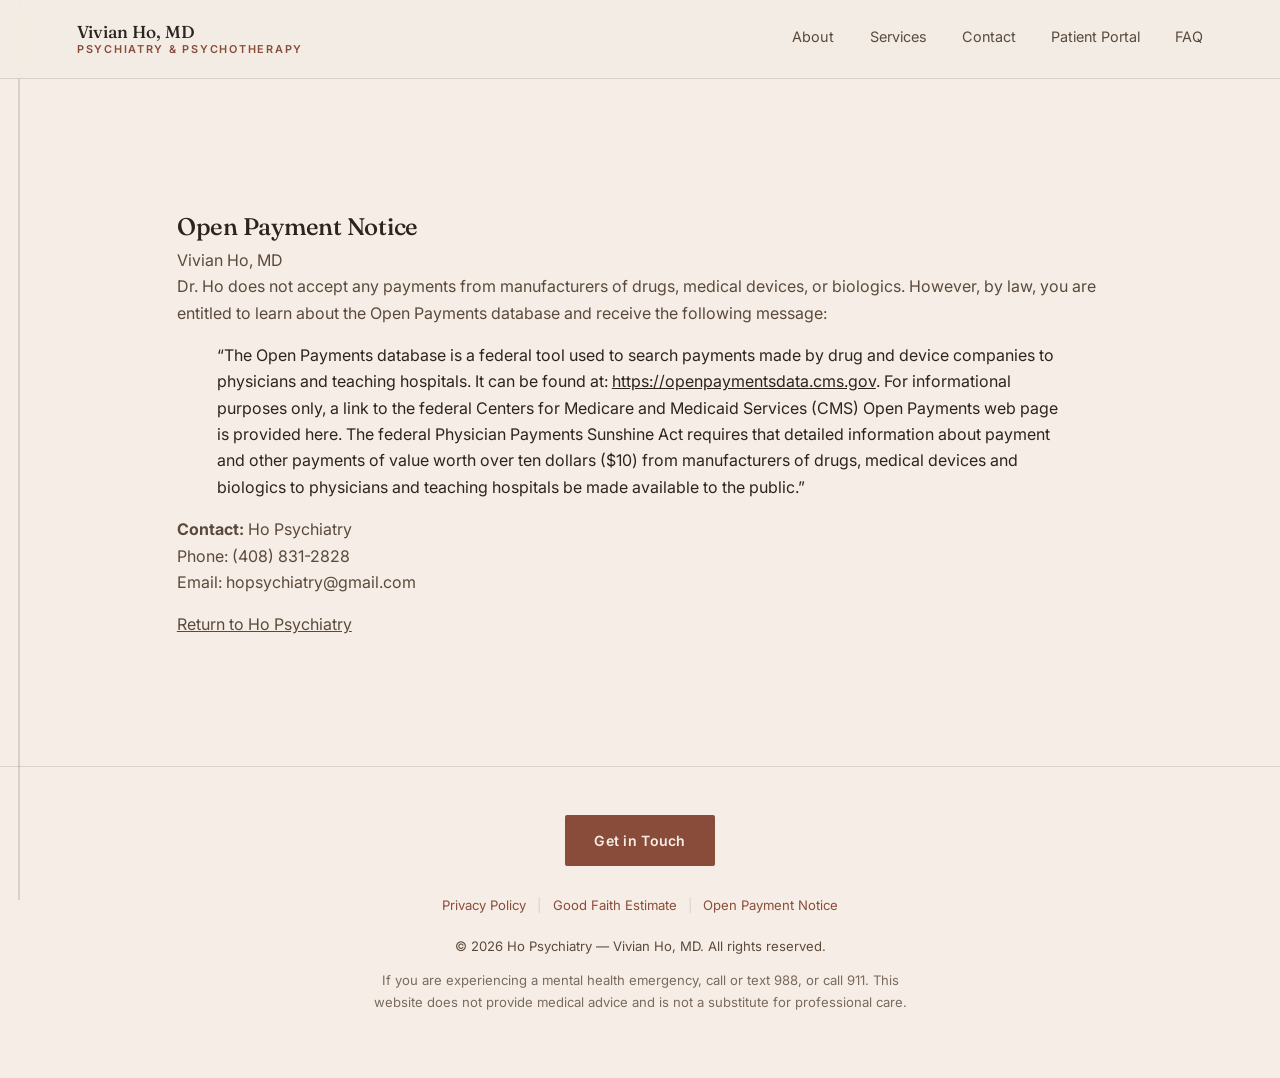
<file: open-payment-notice.html>
<!DOCTYPE html>
<html lang="en">
<head>
<meta charset="UTF-8">
<meta name="viewport" content="width=device-width, initial-scale=1.0">
<link rel="icon" href="favicon.ico" sizes="any">
<link rel="icon" href="favicon-32.png" type="image/png" sizes="32x32">
<link rel="apple-touch-icon" href="apple-touch-icon.png">
<title>Open Payment Notice | Ho Psychiatry</title>
<meta name="description" content="Open Payment Notice for Ho Psychiatry - Vivian Ho, MD">
<meta name="robots" content="noindex, follow">
<link rel="canonical" href="https://hopsychiatry.com/open-payment-notice.html">
<link rel="preconnect" href="https://fonts.googleapis.com">
<link rel="preconnect" href="https://fonts.gstatic.com" crossorigin>
<link href="https://fonts.googleapis.com/css2?family=Fraunces:opsz,wght,ital@9..144,300,0;9..144,400,0;9..144,500,0;9..144,600,0;9..144,400,1;9..144,500,1&family=Inter:wght@400;500;600&display=swap" rel="stylesheet">
<link rel="stylesheet" href="styles.css">
</head>
<body>

<div class="spine" aria-hidden="true">
  <svg width="2" height="100%" viewBox="0 0 2 100" preserveAspectRatio="none">
    <line x1="1" y1="0" x2="1" y2="100" class="spine-track"/>
    <line x1="1" y1="0" x2="1" y2="0" class="spine-fill" id="spineFill"/>
  </svg>
</div>

<header class="nav" id="nav">
  <a href="index.html" class="nav__mark">
    <span>Vivian Ho, MD</span>
    <small>Psychiatry &amp; Psychotherapy</small>
  </a>
  <nav class="nav__links">
    <a href="about.html">About</a>
    <a href="services.html">Services</a>
    <a href="contact.html">Contact</a>
    <a href="portal.html">Patient Portal</a>
    <a href="faq.html">FAQ</a>
  </nav>
  <button class="nav__toggle" id="navToggle" aria-label="Open menu" aria-expanded="false">
    <span></span><span></span><span></span>
  </button>
</header>

<main>
  <section class="section legal-section">
    <div class="legal-header">
      <h1>Open Payment Notice</h1>
      <p class="legal-subtitle">Vivian Ho, MD</p>
    </div>

    <div class="legal-content">
      <p>Dr. Ho does not accept any payments from manufacturers of drugs, medical devices, or biologics. However, by law, you are entitled to learn about the Open Payments database and receive the following message:</p>
      <blockquote>
        “The Open Payments database is a federal tool used to search payments made by drug and device companies to physicians and teaching hospitals. It can be found at: <a href="https://openpaymentsdata.cms.gov" target="_blank" rel="noopener noreferrer">https://openpaymentsdata.cms.gov</a>. For informational purposes only, a link to the federal Centers for Medicare and Medicaid Services (CMS) Open Payments web page is provided here. The federal Physician Payments Sunshine Act requires that detailed information about payment and other payments of value worth over ten dollars ($10) from manufacturers of drugs, medical devices and biologics to physicians and teaching hospitals be made available to the public.”
      </blockquote>
      <p><strong>Contact:</strong> Ho Psychiatry<br>Phone: (408) 831-2828<br>Email: hopsychiatry@gmail.com</p>
      <p><a href="index.html">Return to Ho Psychiatry</a></p>
    </div>
  </section>
</main>

<footer class="footer">
  <div class="footer__cta">
    <a href="contact.html" class="btn btn--primary">Get in Touch</a>
  </div>
  <div class="footer__links" aria-label="Legal links">
    <a href="privacy-policy.html">Privacy Policy</a>
    <span class="link-divider">|</span>
    <a href="good-faith-estimate.html">Good Faith Estimate</a>
    <span class="link-divider">|</span>
    <a href="open-payment-notice.html">Open Payment Notice</a>
  </div>
  <p>&copy; <span id="year"></span> Ho Psychiatry — Vivian Ho, MD. All rights reserved.</p>
  <p class="footer__note">
    If you are experiencing a mental health emergency, call or text 988, or call 911.
    This website does not provide medical advice and is not a substitute for professional care.
  </p>
</footer>

<script src="script.js"></script>
</body>
</html>
</file>
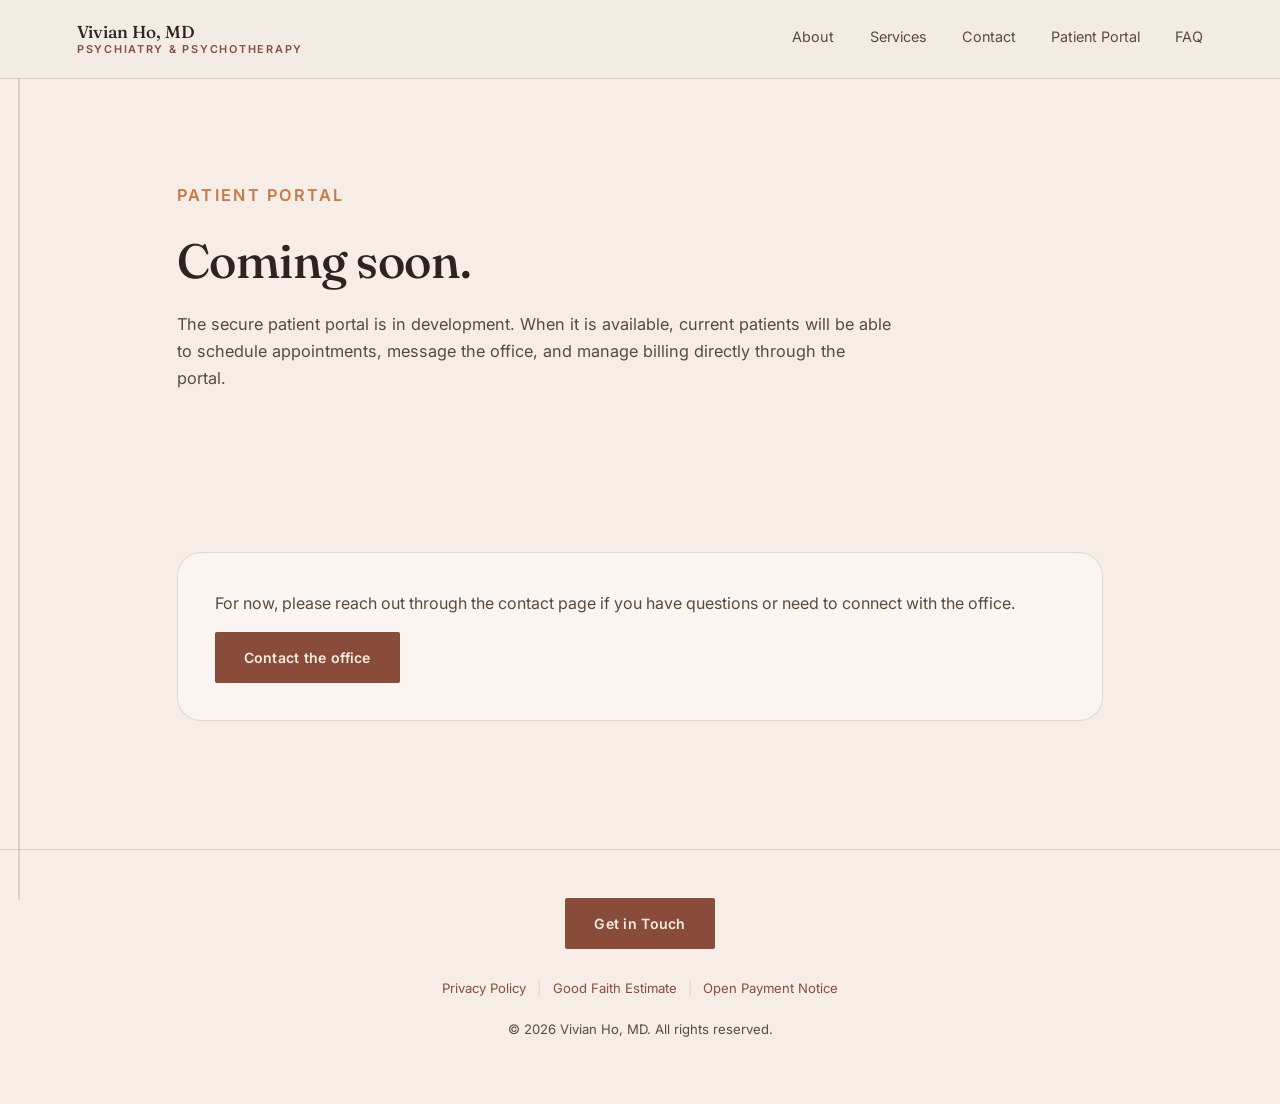
<file: portal.html>
<!DOCTYPE html>
<html lang="en">
<head>
<meta charset="UTF-8">
<meta name="viewport" content="width=device-width, initial-scale=1.0">
<link rel="icon" href="favicon.ico" sizes="any">
<link rel="icon" href="favicon-32.png" type="image/png" sizes="32x32">
<link rel="apple-touch-icon" href="apple-touch-icon.png">
<title>Patient Portal | Vivian Ho, MD</title>
<meta name="description" content="Information about the patient portal for Vivian Ho, MD.">
<meta name="robots" content="noindex, follow">
<link rel="canonical" href="https://hopsychiatry.com/portal.html">
<link rel="preconnect" href="https://fonts.googleapis.com">
<link rel="preconnect" href="https://fonts.gstatic.com" crossorigin>
<link href="https://fonts.googleapis.com/css2?family=Fraunces:opsz,wght,ital@9..144,300,0;9..144,400,0;9..144,500,0;9..144,600,0;9..144,400,1;9..144,500,1&family=Inter:wght@400;500;600&display=swap" rel="stylesheet">
<link rel="stylesheet" href="styles.css">
</head>
<body>
<div class="spine" aria-hidden="true">
  <svg width="2" height="100%" viewBox="0 0 2 100" preserveAspectRatio="none">
    <line x1="1" y1="0" x2="1" y2="100" class="spine-track"/>
    <line x1="1" y1="0" x2="1" y2="0" class="spine-fill" id="spineFill"/>
  </svg>
</div>

<header class="nav" id="nav">
  <a href="index.html" class="nav__mark">
    <span>Vivian Ho, MD</span>
    <small>Psychiatry &amp; Psychotherapy</small>
  </a>
  <nav class="nav__links">
    <a href="about.html">About</a>
    <a href="services.html">Services</a>
    <a href="contact.html">Contact</a>
    <a href="portal.html" aria-current="page">Patient Portal</a>
    <a href="faq.html">FAQ</a>
  </nav>
  <button class="nav__toggle" id="navToggle" aria-label="Open menu" aria-expanded="false">
    <span></span><span></span><span></span>
  </button>
</header>

<main>
  <section class="page-hero">
    <p class="eyebrow">Patient Portal</p>
    <h1>Coming soon.</h1>
    <p>The secure patient portal is in development. When it is available, current patients will be able to schedule appointments, message the office, and manage billing directly through the portal.</p>
  </section>

  <section class="section">
    <div class="page-card reveal">
      <p>For now, please reach out through the contact page if you have questions or need to connect with the office.</p>
      <a href="contact.html" class="btn btn--primary">Contact the office</a>
    </div>
  </section>
</main>

<footer class="footer">
  <div class="footer__cta">
    <a href="contact.html" class="btn btn--primary">Get in Touch</a>
  </div>
  <div class="footer__links" aria-label="Legal links">
    <a href="privacy-policy.html">Privacy Policy</a>
    <span class="link-divider">|</span>
    <a href="good-faith-estimate.html">Good Faith Estimate</a>
    <span class="link-divider">|</span>
    <a href="open-payment-notice.html">Open Payment Notice</a>
  </div>
  <p>&copy; <span id="year"></span> Vivian Ho, MD. All rights reserved.</p>
</footer>

<script src="script.js"></script>
</body>
</html>
</file>
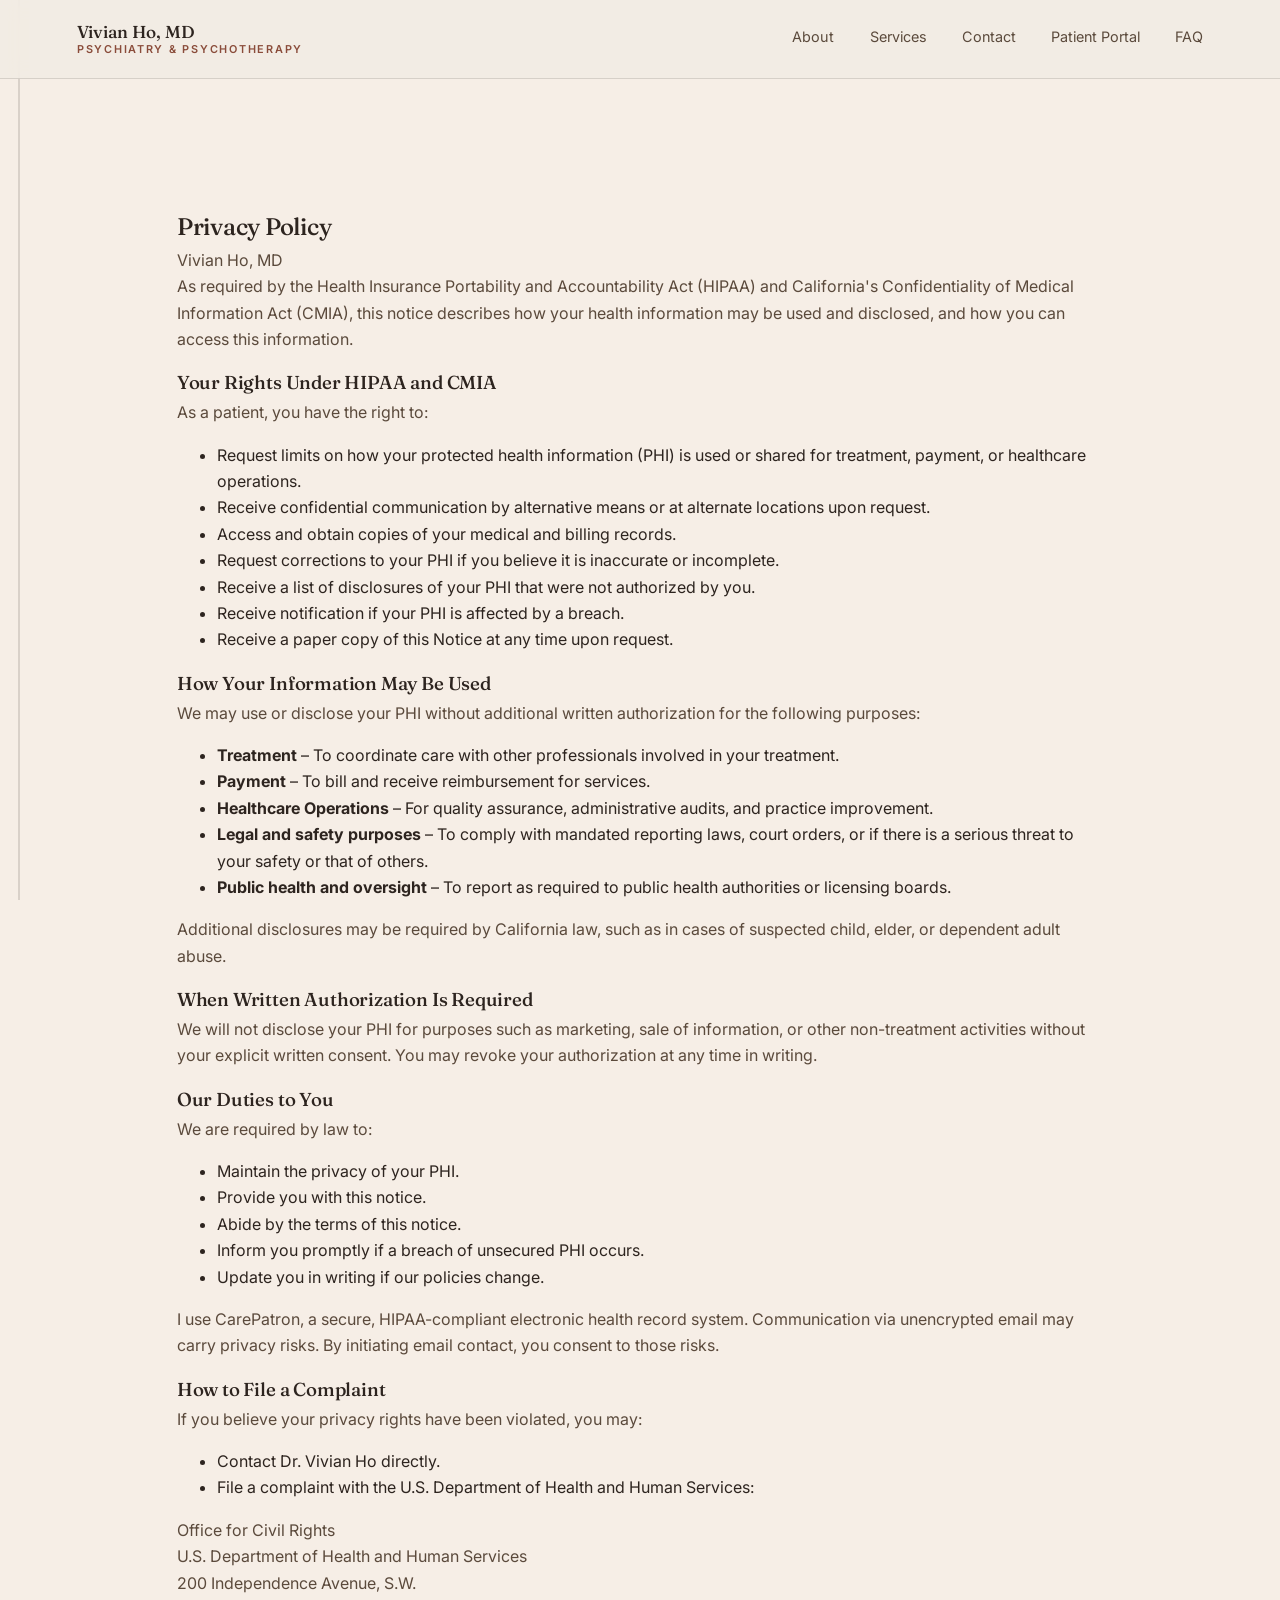
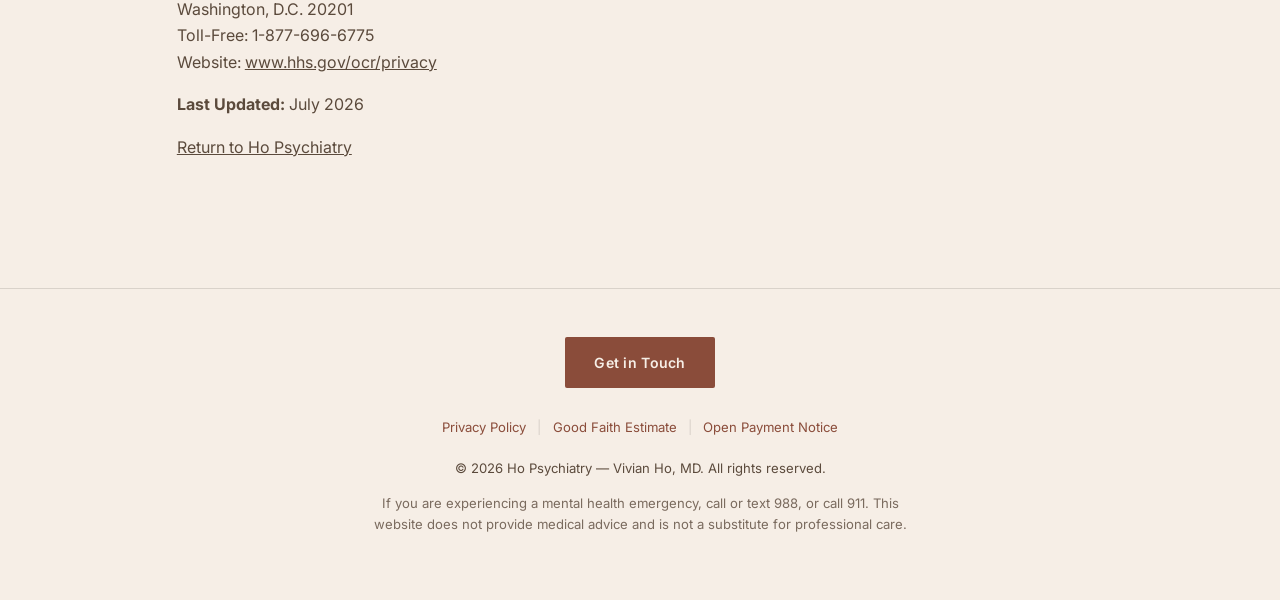
<file: privacy-policy.html>
<!DOCTYPE html>
<html lang="en">
<head>
<meta charset="UTF-8">
<meta name="viewport" content="width=device-width, initial-scale=1.0">
<link rel="icon" href="favicon.ico" sizes="any">
<link rel="icon" href="favicon-32.png" type="image/png" sizes="32x32">
<link rel="apple-touch-icon" href="apple-touch-icon.png">
<title>Privacy Policy | Ho Psychiatry</title>
<meta name="description" content="Privacy Policy for Ho Psychiatry - Vivian Ho, MD">
<meta name="robots" content="noindex, follow">
<link rel="canonical" href="https://hopsychiatry.com/privacy-policy.html">
<link rel="preconnect" href="https://fonts.googleapis.com">
<link rel="preconnect" href="https://fonts.gstatic.com" crossorigin>
<link href="https://fonts.googleapis.com/css2?family=Fraunces:opsz,wght,ital@9..144,300,0;9..144,400,0;9..144,500,0;9..144,600,0;9..144,400,1;9..144,500,1&family=Inter:wght@400;500;600&display=swap" rel="stylesheet">
<link rel="stylesheet" href="styles.css">
</head>
<body>

<div class="spine" aria-hidden="true">
  <svg width="2" height="100%" viewBox="0 0 2 100" preserveAspectRatio="none">
    <line x1="1" y1="0" x2="1" y2="100" class="spine-track"/>
    <line x1="1" y1="0" x2="1" y2="0" class="spine-fill" id="spineFill"/>
  </svg>
</div>

<header class="nav" id="nav">
  <a href="index.html" class="nav__mark">
    <span>Vivian Ho, MD</span>
    <small>Psychiatry &amp; Psychotherapy</small>
  </a>
  <nav class="nav__links">
    <a href="about.html">About</a>
    <a href="services.html">Services</a>
    <a href="contact.html">Contact</a>
    <a href="portal.html">Patient Portal</a>
    <a href="faq.html">FAQ</a>
  </nav>
  <button class="nav__toggle" id="navToggle" aria-label="Open menu" aria-expanded="false">
    <span></span><span></span><span></span>
  </button>
</header>

<main>
  <section class="section legal-section">
    <div class="legal-header">
      <h1>Privacy Policy</h1>
      <p class="legal-subtitle">Vivian Ho, MD</p>
    </div>

    <div class="legal-content">
      <p>As required by the Health Insurance Portability and Accountability Act (HIPAA) and California's Confidentiality of Medical Information Act (CMIA), this notice describes how your health information may be used and disclosed, and how you can access this information.</p>

      <h3>Your Rights Under HIPAA and CMIA</h3>
      <p>As a patient, you have the right to:</p>
      <ul>
        <li>Request limits on how your protected health information (PHI) is used or shared for treatment, payment, or healthcare operations.</li>
        <li>Receive confidential communication by alternative means or at alternate locations upon request.</li>
        <li>Access and obtain copies of your medical and billing records.</li>
        <li>Request corrections to your PHI if you believe it is inaccurate or incomplete.</li>
        <li>Receive a list of disclosures of your PHI that were not authorized by you.</li>
        <li>Receive notification if your PHI is affected by a breach.</li>
        <li>Receive a paper copy of this Notice at any time upon request.</li>
      </ul>

      <h3>How Your Information May Be Used</h3>
      <p>We may use or disclose your PHI without additional written authorization for the following purposes:</p>
      <ul>
        <li><strong>Treatment</strong> – To coordinate care with other professionals involved in your treatment.</li>
        <li><strong>Payment</strong> – To bill and receive reimbursement for services.</li>
        <li><strong>Healthcare Operations</strong> – For quality assurance, administrative audits, and practice improvement.</li>
        <li><strong>Legal and safety purposes</strong> – To comply with mandated reporting laws, court orders, or if there is a serious threat to your safety or that of others.</li>
        <li><strong>Public health and oversight</strong> – To report as required to public health authorities or licensing boards.</li>
      </ul>
      <p>Additional disclosures may be required by California law, such as in cases of suspected child, elder, or dependent adult abuse.</p>

      <h3>When Written Authorization Is Required</h3>
      <p>We will not disclose your PHI for purposes such as marketing, sale of information, or other non-treatment activities without your explicit written consent. You may revoke your authorization at any time in writing.</p>

      <h3>Our Duties to You</h3>
      <p>We are required by law to:</p>
      <ul>
        <li>Maintain the privacy of your PHI.</li>
        <li>Provide you with this notice.</li>
        <li>Abide by the terms of this notice.</li>
        <li>Inform you promptly if a breach of unsecured PHI occurs.</li>
        <li>Update you in writing if our policies change.</li>
      </ul>

      <p>I use CarePatron, a secure, HIPAA-compliant electronic health record system. Communication via unencrypted email may carry privacy risks. By initiating email contact, you consent to those risks.</p>

      <h3>How to File a Complaint</h3>
      <p>If you believe your privacy rights have been violated, you may:</p>
      <ul>
        <li>Contact Dr. Vivian Ho directly.</li>
        <li>File a complaint with the U.S. Department of Health and Human Services:</li>
      </ul>
      <p>
        Office for Civil Rights<br>
        U.S. Department of Health and Human Services<br>
        200 Independence Avenue, S.W.<br>
        Washington, D.C. 20201<br>
        Toll-Free: 1-877-696-6775<br>
        Website: <a href="https://www.hhs.gov/ocr/privacy" target="_blank" rel="noopener noreferrer">www.hhs.gov/ocr/privacy</a>
      </p>

      <div class="legal-footer-note">
        <p><strong>Last Updated:</strong> July 2026</p>
        <p><a href="index.html">Return to Ho Psychiatry</a></p>
      </div>
    </div>
  </section>
</main>

<footer class="footer">
  <div class="footer__cta">
    <a href="contact.html" class="btn btn--primary">Get in Touch</a>
  </div>
  <div class="footer__links" aria-label="Legal links">
    <a href="privacy-policy.html">Privacy Policy</a>
    <span class="link-divider">|</span>
    <a href="good-faith-estimate.html">Good Faith Estimate</a>
    <span class="link-divider">|</span>
    <a href="open-payment-notice.html">Open Payment Notice</a>
  </div>
  <p>&copy; <span id="year"></span> Ho Psychiatry — Vivian Ho, MD. All rights reserved.</p>
  <p class="footer__note">
    If you are experiencing a mental health emergency, call or text 988, or call 911.
    This website does not provide medical advice and is not a substitute for professional care.
  </p>
</footer>

<script src="script.js"></script>
</body>
</html>
</file>
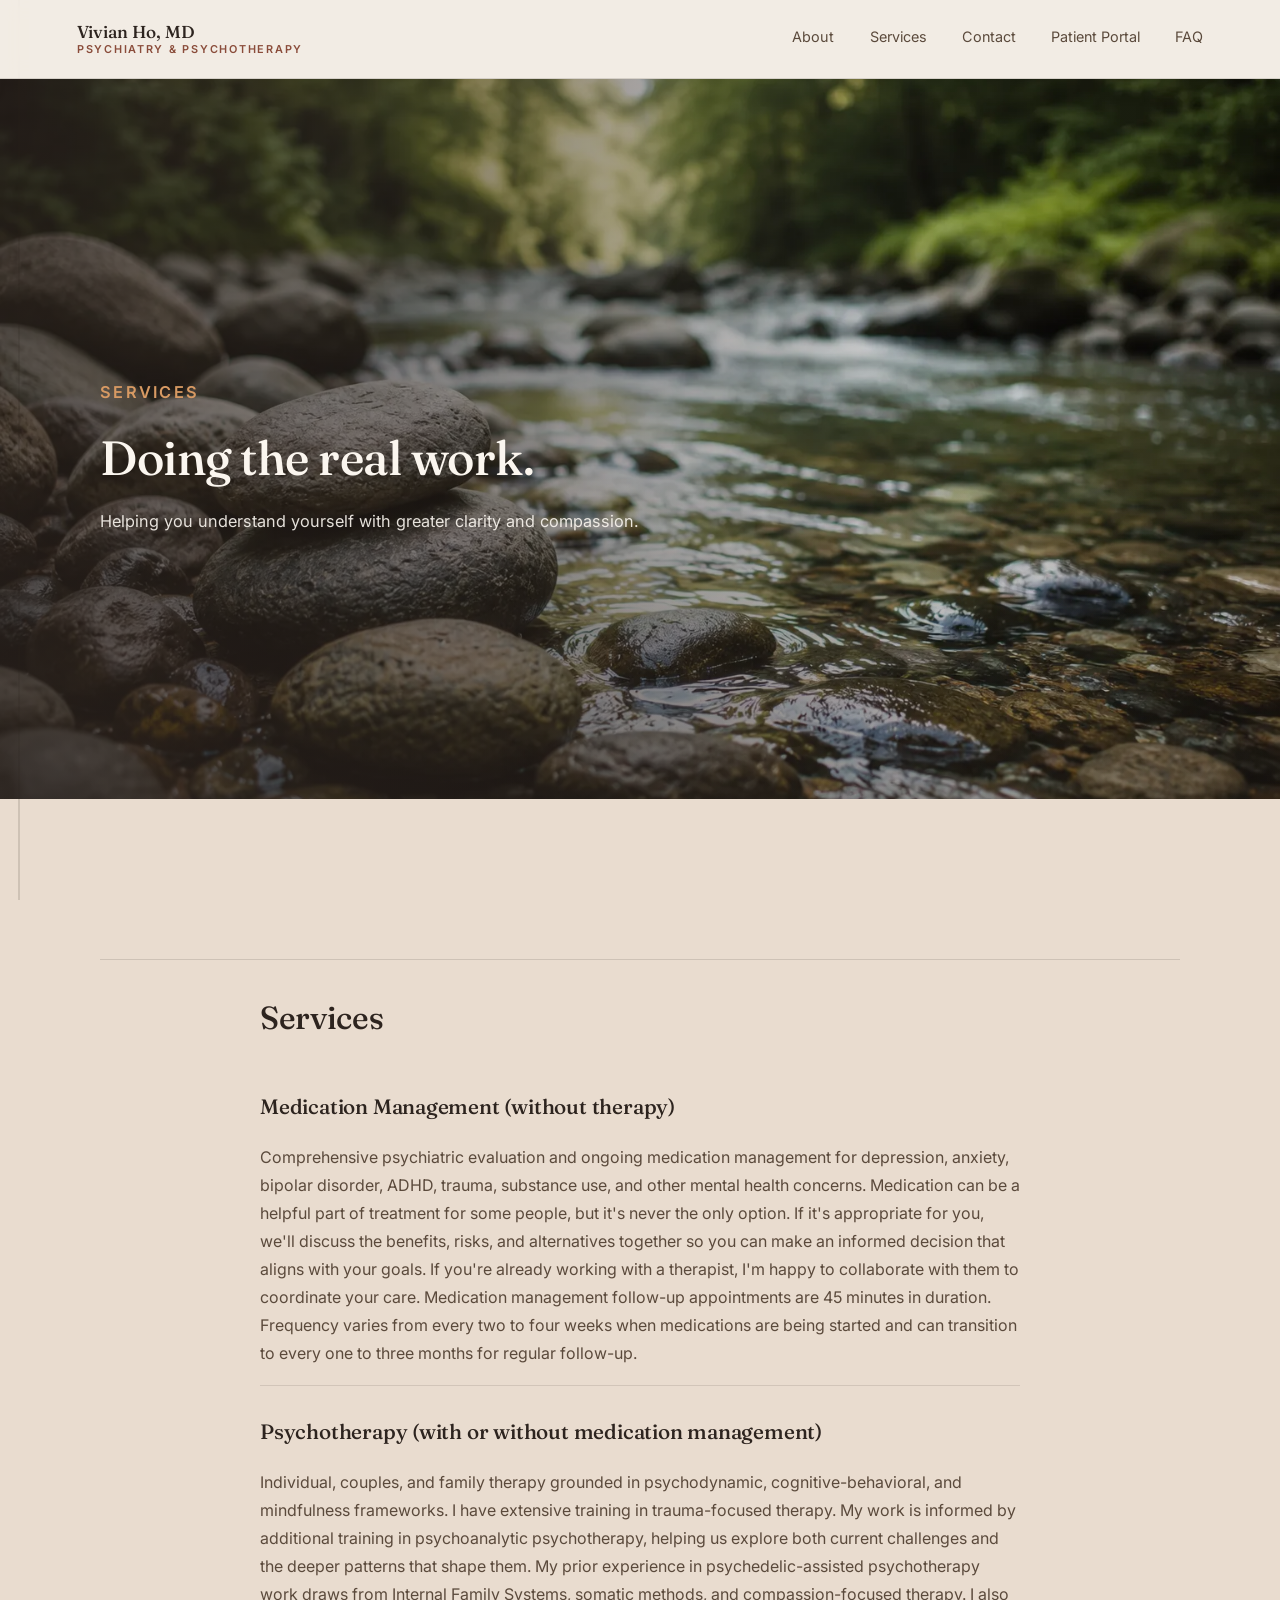
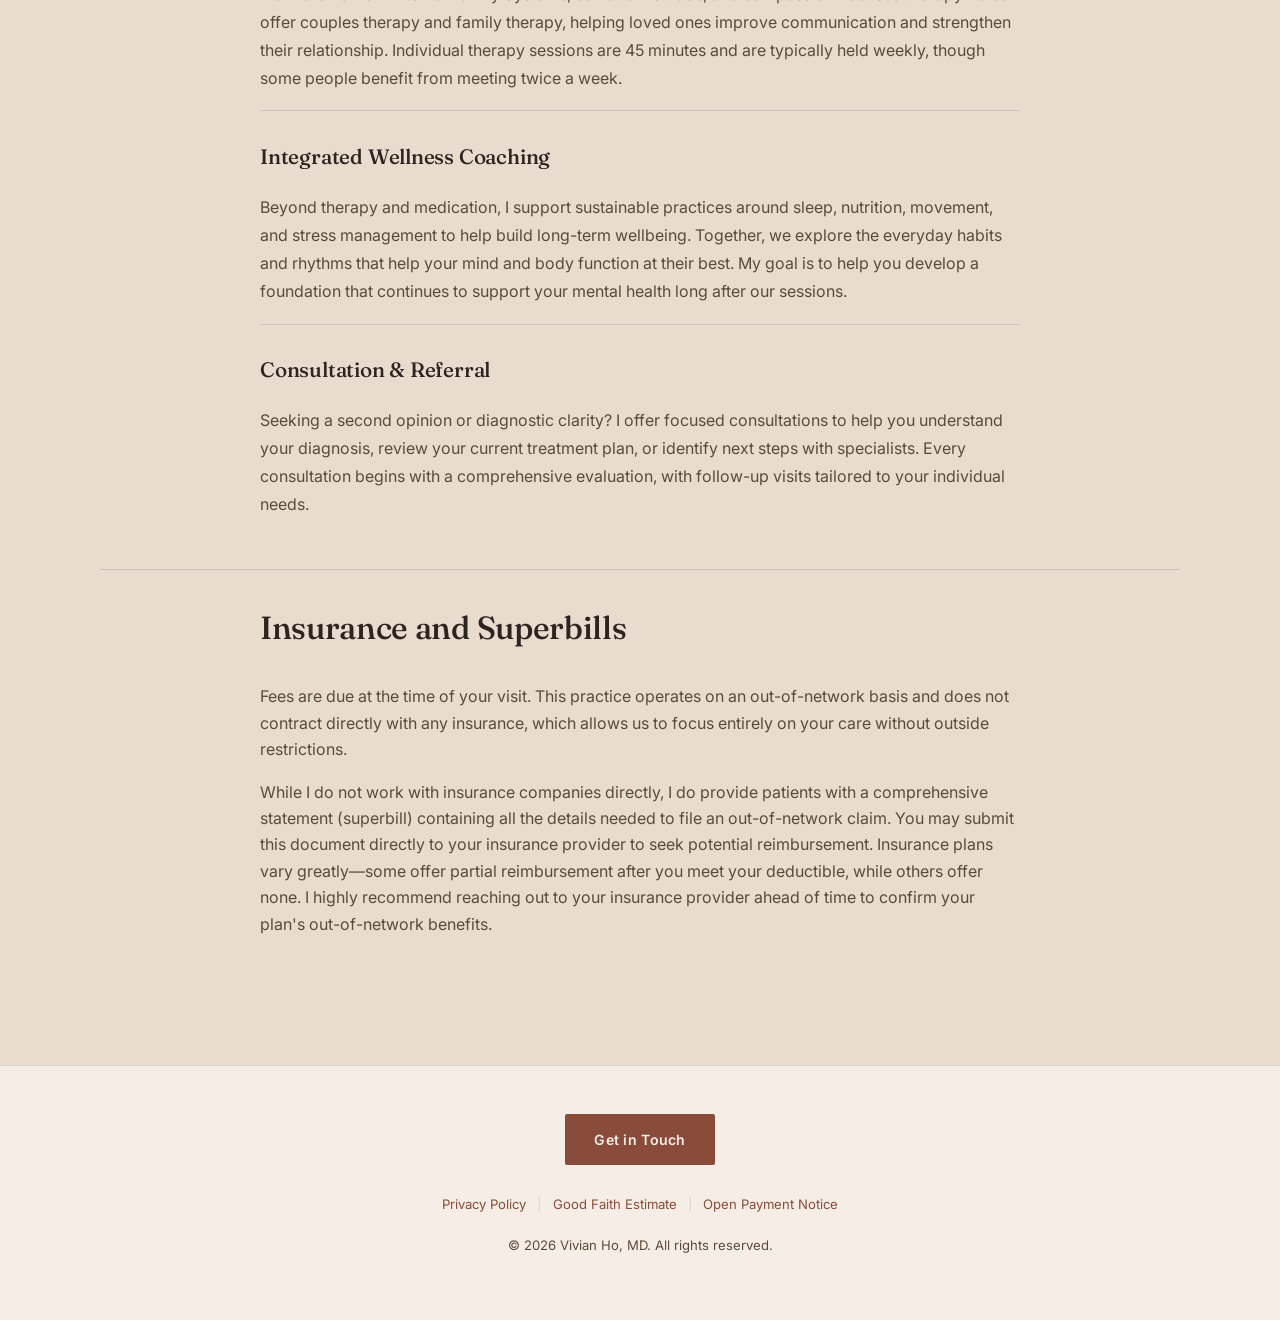
<file: services.html>
<!DOCTYPE html>
<html lang="en">
<head>
<meta charset="UTF-8">
<meta name="viewport" content="width=device-width, initial-scale=1.0">
<link rel="icon" href="favicon.ico" sizes="any">
<link rel="icon" href="favicon-32.png" type="image/png" sizes="32x32">
<link rel="apple-touch-icon" href="apple-touch-icon.png">
<title>Psychiatry &amp; Therapy Services | Medication Management &amp; Psychotherapy | Vivian Ho, MD</title>
<meta name="description"
content="Explore adult psychiatry services with Vivian Ho, MD: medication management, individual and couples psychotherapy, integrated wellness coaching, and consultation, offered by telehealth in California and Wisconsin.">

<!-- Social sharing / Open Graph -->
<meta property="og:title" content="Psychiatry &amp; Therapy Services | Vivian Ho, MD">
<meta property="og:description" content="Medication management, psychotherapy, wellness coaching, and consultation for adults in California and Wisconsin.">
<meta property="og:image" content="https://hopsychiatry.com/rocks-band.jpg">
<meta property="og:url" content="https://hopsychiatry.com/services.html">
<meta property="og:type" content="website">

<!-- Twitter / social preview -->
<meta name="twitter:card" content="summary_large_image">
<meta name="twitter:title" content="Psychiatry &amp; Therapy Services | Vivian Ho, MD">
<meta name="twitter:description" content="Medication management, psychotherapy, wellness coaching, and consultation for adults.">
<meta name="twitter:image" content="https://hopsychiatry.com/rocks-band.jpg">

<!-- Canonical URL -->
<link rel="canonical" href="https://hopsychiatry.com/services.html">

<link rel="preconnect" href="https://fonts.googleapis.com">
<link rel="preconnect" href="https://fonts.gstatic.com" crossorigin>
<link href="https://fonts.googleapis.com/css2?family=Fraunces:opsz,wght,ital@9..144,300,0;9..144,400,0;9..144,500,0;9..144,600,0;9..144,400,1;9..144,500,1&family=Inter:wght@400;500;600&display=swap" rel="stylesheet">
<link rel="preload" as="image" href="rocks-band.jpg" imagesrcset="rocks-band-800.webp 800w, rocks-band-1200.webp 1200w, rocks-band-1536.webp 1536w" imagesizes="100vw" type="image/webp" fetchpriority="high">
<link rel="stylesheet" href="styles.css">

<script type="application/ld+json">
{
  "@context": "https://schema.org",
  "@type": "ItemList",
  "itemListElement": [
    {
      "@type": "MedicalTherapy",
      "position": 1,
      "name": "Medication Management",
      "description": "Comprehensive psychiatric evaluation and ongoing medication management for depression, anxiety, bipolar disorder, ADHD, trauma, and substance use.",
      "provider": { "@id": "https://hopsychiatry.com/#physician" }
    },
    {
      "@type": "MedicalTherapy",
      "position": 2,
      "name": "Psychotherapy",
      "description": "Individual, couples, and family therapy grounded in psychodynamic, cognitive-behavioral, and mindfulness frameworks, with extensive training in trauma-focused therapy.",
      "provider": { "@id": "https://hopsychiatry.com/#physician" }
    },
    {
      "@type": "MedicalTherapy",
      "position": 3,
      "name": "Integrated Wellness Coaching",
      "description": "Support for sustainable practices around sleep, nutrition, movement, and stress management to build long-term mental wellbeing.",
      "provider": { "@id": "https://hopsychiatry.com/#physician" }
    },
    {
      "@type": "MedicalTherapy",
      "position": 4,
      "name": "Consultation & Referral",
      "description": "Focused consultations for a second opinion, diagnostic clarity, treatment plan review, or specialist referrals.",
      "provider": { "@id": "https://hopsychiatry.com/#physician" }
    }
  ]
}
</script>
</head>
<body>
<div class="spine" aria-hidden="true">
  <svg width="2" height="100%" viewBox="0 0 2 100" preserveAspectRatio="none">
    <line x1="1" y1="0" x2="1" y2="100" class="spine-track"/>
    <line x1="1" y1="0" x2="1" y2="0" class="spine-fill" id="spineFill"/>
  </svg>
</div>

<header class="nav" id="nav">
  <a href="index.html" class="nav__mark">
    <span>Vivian Ho, MD</span>
    <small>Psychiatry &amp; Psychotherapy</small>
  </a>
  <nav class="nav__links">
    <a href="about.html">About</a>
    <a href="services.html" aria-current="page">Services</a>
    <a href="contact.html">Contact</a>
    <a href="portal.html">Patient Portal</a>
    <a href="faq.html">FAQ</a>
  </nav>
  <button class="nav__toggle" id="navToggle" aria-label="Open menu" aria-expanded="false">
    <span></span><span></span><span></span>
  </button>
</header>

<main>
  <section class="page-hero page-hero--photo">
    <picture>
      <source type="image/webp" srcset="rocks-band-800.webp 800w, rocks-band-1200.webp 1200w, rocks-band-1536.webp 1536w" sizes="100vw">
      <img class="page-hero__bg" src="rocks-band.jpg" srcset="rocks-band-800.jpg 800w, rocks-band-1200.jpg 1200w, rocks-band-1536.jpg 1536w" sizes="100vw" width="1536" height="1024" alt="Balanced stones in a calm natural setting, representing steady psychiatric and therapy care" loading="eager" fetchpriority="high" decoding="async">
    </picture>
    <div class="page-hero__scrim" aria-hidden="true"></div>
    <div class="page-hero__inner">
      <p class="eyebrow">Services</p>
      <h1>Doing the real work.</h1>
      <p>Helping you understand yourself with greater clarity and compassion.</p>
    </div>
  </section>

  <section class="section section--tint">
    <div class="subsection reveal">
      <div class="subsection__inner">
      <h2>Services</h2>
      <div class="services-flow">
        <article class="service-flow-item reveal">
          <div class="service-flow-item__body">
            <h3>Medication Management (without therapy)</h3>
            <p>Comprehensive psychiatric evaluation and ongoing medication management for depression, anxiety, bipolar disorder, ADHD, trauma, substance use, and other mental health concerns. Medication can be a helpful part of treatment for some people, but it's never the only option. If it's appropriate for you, we'll discuss the benefits, risks, and alternatives together so you can make an informed decision that aligns with your goals. If you're already working with a therapist, I'm happy to collaborate with them to coordinate your care. Medication management follow-up appointments are 45 minutes in duration. Frequency varies from every two to four weeks when medications are being started and can transition to every one to three months for regular follow-up.</p>
          </div>
        </article>

        <article class="service-flow-item reveal">
          <div class="service-flow-item__body">
            <h3>Psychotherapy (with or without medication management)</h3>
            <p>Individual, couples, and family therapy grounded in psychodynamic, cognitive-behavioral, and mindfulness frameworks. I have extensive training in trauma-focused therapy. My work is informed by additional training in psychoanalytic psychotherapy, helping us explore both current challenges and the deeper patterns that shape them. My prior experience in psychedelic-assisted psychotherapy work draws from Internal Family Systems, somatic methods, and compassion-focused therapy. I also offer couples therapy and family therapy, helping loved ones improve communication and strengthen their relationship. Individual therapy sessions are 45 minutes and are typically held weekly, though some people benefit from meeting twice a week.</p>
          </div>
        </article>

        <article class="service-flow-item reveal">
          <div class="service-flow-item__body">
            <h3>Integrated Wellness Coaching</h3>
            <p>Beyond therapy and medication, I support sustainable practices around sleep, nutrition, movement, and stress management to help build long-term wellbeing. Together, we explore the everyday habits and rhythms that help your mind and body function at their best. My goal is to help you develop a foundation that continues to support your mental health long after our sessions.</p>
          </div>
        </article>

        <article class="service-flow-item reveal">
          <div class="service-flow-item__body">
            <h3>Consultation &amp; Referral</h3>
            <p>Seeking a second opinion or diagnostic clarity? I offer focused consultations to help you understand your diagnosis, review your current treatment plan, or identify next steps with specialists. Every consultation begins with a comprehensive evaluation, with follow-up visits tailored to your individual needs.</p>
          </div>
        </article>
      </div>
      </div>
    </div>

    <div class="subsection reveal">
      <div class="subsection__inner">
      <h2>Insurance and Superbills</h2>
      <p>Fees are due at the time of your visit. This practice operates on an out-of-network basis and does not contract directly with any insurance, which allows us to focus entirely on your care without outside restrictions.</p>
      <p>While I do not work with insurance companies directly, I do provide patients with a comprehensive statement (superbill) containing all the details needed to file an out-of-network claim. You may submit this document directly to your insurance provider to seek potential reimbursement. Insurance plans vary greatly—some offer partial reimbursement after you meet your deductible, while others offer none. I highly recommend reaching out to your insurance provider ahead of time to confirm your plan's out-of-network benefits.</p>
      </div>
    </div>
  </section>
</main>

<footer class="footer">
  <div class="footer__cta">
    <a href="contact.html" class="btn btn--primary">Get in Touch</a>
  </div>
  <div class="footer__links" aria-label="Legal links">
    <a href="privacy-policy.html">Privacy Policy</a>
    <span class="link-divider">|</span>
    <a href="good-faith-estimate.html">Good Faith Estimate</a>
    <span class="link-divider">|</span>
    <a href="open-payment-notice.html">Open Payment Notice</a>
  </div>
  <p>&copy; <span id="year"></span> Vivian Ho, MD. All rights reserved.</p>
</footer>

<script src="script.js"></script>
</body>
</html>
</file>
<file: styles.css>
/* ===========================================================
   Ho Psychiatry — Design tokens
   Warm terracotta, cactus green, and clay-inspired neutrals
   Display: Fraunces (serif, optical sizing) / Body: Inter
=========================================================== */

:root {
  --linen: #F6EEE6;
  --linen-deep: #E9DCCF;
  --ink: #2D241F;
  --ink-soft: #5B4A3C;
  --plum: #8A4C3A;
  --plum-deep: #6F3A2A;
  --brass: #C57A47;
  --brass-light: #D89A63;
  --sage: #6C7B58;
  --line: rgba(45, 36, 31, 0.14);

  --serif: "Fraunces", Georgia, serif;
  --sans: "Inter", -apple-system, BlinkMacSystemFont, "Segoe UI", sans-serif;

  --max: 1080px;
  --gutter: clamp(24px, 6vw, 96px);
}

* { box-sizing: border-box; }

html {
  scroll-behavior: smooth;
}

@media (prefers-reduced-motion: reduce) {
  html { scroll-behavior: auto; }
  * { animation-duration: 0.01ms !important; transition-duration: 0.01ms !important; }
}

body {
  margin: 0;
  background: var(--linen);
  color: var(--ink);
  font-family: var(--sans);
  font-size: 16px;
  line-height: 1.65;
  -webkit-font-smoothing: antialiased;
}

h1, h2, h3 {
  font-family: var(--serif);
  font-weight: 500;
  color: var(--ink);
  margin: 0;
  letter-spacing: -0.01em;
}

.ital { font-style: italic; font-weight: 400; color: var(--plum); }

p { margin: 0 0 1em; color: var(--ink-soft); }
p:last-child { margin-bottom: 0; }

a { color: inherit; }

.eyebrow {
  font-family: var(--sans);
  font-size: 0.78rem;
  letter-spacing: 0.14em;
  text-transform: uppercase;
  color: var(--brass);
  font-weight: 600;
  margin: 0 0 0.75em;
}

/* ===== Scroll reveal ===== */
.reveal {
  opacity: 0;
  transform: translateY(28px);
  transition: opacity 0.9s cubic-bezier(.2,.6,.2,1), transform 0.9s cubic-bezier(.2,.6,.2,1);
}
.reveal.is-visible {
  opacity: 1;
  transform: translateY(0);
}

/* ===== Signature spine element ===== */
.spine {
  position: fixed;
  left: 18px;
  top: 0;
  bottom: 0;
  width: 2px;
  z-index: 5;
  pointer-events: none;
}
.spine svg { height: 100%; width: 100%; display: block; }
.spine-track { stroke: var(--line); stroke-width: 2; }
.spine-fill { stroke: var(--brass); stroke-width: 2; transition: y2 0.1s linear; }
@media (max-width: 860px) { .spine { display: none; } }

/* ===== Nav ===== */
.nav {
  position: sticky;
  top: 0;
  z-index: 20;
  display: flex;
  align-items: center;
  justify-content: space-between;
  padding: 22px var(--gutter);
  background: rgba(241, 236, 227, 0.86);
  backdrop-filter: blur(10px);
  border-bottom: 1px solid var(--line);
}
.nav__mark {
  display: flex;
  flex-direction: column;
  gap: 0.2rem;
  font-family: var(--serif);
  font-size: 1.08rem;
  font-weight: 500;
  text-decoration: none;
  color: var(--ink);
  line-height: 1.1;
}
.nav__mark small {
  font-family: var(--sans);
  font-size: 0.68rem;
  font-weight: 600;
  letter-spacing: 0.16em;
  text-transform: uppercase;
  color: var(--plum);
}
.nav__links {
  display: flex;
  gap: 2.2rem;
}
.nav__links a {
  text-decoration: none;
  font-size: 0.9rem;
  color: var(--ink-soft);
  position: relative;
  padding-bottom: 4px;
}
.nav__links a:hover { color: var(--plum); }
.nav__links a::after {
  content: "";
  position: absolute;
  left: 0; right: 0; bottom: 0;
  height: 1px;
  background: var(--brass);
  transform: scaleX(0);
  transform-origin: left;
  transition: transform 0.3s ease;
}
.nav__links a:hover::after { transform: scaleX(1); }
.nav__toggle {
  display: none;
  flex-direction: column;
  gap: 5px;
  background: none;
  border: none;
  cursor: pointer;
  padding: 6px;
}
.nav__toggle span {
  width: 22px; height: 1.5px; background: var(--ink);
}

@media (max-width: 720px) {
  .nav__links {
    position: fixed;
    top: 68px; left: 0; right: 0;
    flex-direction: column;
    background: var(--linen);
    padding: 24px var(--gutter);
    gap: 1.2rem;
    border-bottom: 1px solid var(--line);
    transform: translateY(-140%);
    transition: transform 0.35s ease;
  }
  .nav__links.is-open { transform: translateY(0); }
  .nav__toggle { display: flex; }
}

/* ===== Notice bar ===== */
.notice-bar {
  background: var(--plum);
  color: var(--linen);
}
.notice-bar p {
  max-width: var(--max);
  margin: 0 auto;
  padding: 12px var(--gutter);
  font-size: 0.85rem;
  color: var(--linen);
  text-align: center;
}
.notice-bar strong { color: var(--brass-light); }

/* ===== Hero — full-bleed photo background with overlaid text ===== */
.hero {
  position: relative;
  display: flex;
  align-items: center;
  min-height: clamp(640px, 92vh, 960px);
  width: 100%;
  padding: clamp(96px, 14vh, 160px) var(--gutter) clamp(64px, 10vh, 110px);
  overflow: hidden;
  isolation: isolate;
}
.hero__bg {
  position: absolute;
  inset: 0;
  width: 100%;
  height: 100%;
  object-fit: cover;
  object-position: center 35%;
  z-index: -2;
}
.hero__scrim {
  position: absolute;
  inset: 0;
  z-index: -1;
  background:
    linear-gradient(90deg, rgba(45,36,31,0.72) 0%, rgba(45,36,31,0.5) 42%, rgba(45,36,31,0.18) 75%),
    linear-gradient(0deg, rgba(45,36,31,0.35), rgba(45,36,31,0) 45%);
}
.hero__inner {
  max-width: 620px;
  width: 100%;
}
.hero__title {
  font-size: clamp(2.4rem, 5vw, 3.6rem);
  line-height: 1.1;
  margin-bottom: 0.5em;
  color: #FBF6EF;
}
.hero__subtitle {
  font-family: var(--serif);
  font-style: italic;
  font-size: 1.15rem;
  color: var(--brass-light);
  margin-bottom: 1.4em;
}
.badges {
  display: flex;
  flex-wrap: wrap;
  gap: 0.6rem;
  margin-bottom: 2.2em;
}
.badge {
  font-size: 0.78rem;
  padding: 7px 14px;
  border: 1px solid rgba(251,246,239,0.4);
  border-radius: 999px;
  color: #FBF6EF;
  background: rgba(45,36,31,0.28);
  backdrop-filter: blur(2px);
}
.hero__actions { display: flex; gap: 1rem; flex-wrap: wrap; }
.hero .btn--ghost {
  color: #FBF6EF;
  border-color: rgba(251,246,239,0.75);
}
.hero .btn--ghost:hover { background: #FBF6EF; color: var(--ink); }

.hero .ital { color: var(--brass-light); }

@media (max-width: 860px) {
  .hero { min-height: 560px; padding-top: 88px; text-align: left; }
  .hero__bg { object-position: center 30%; }
}

/* ===== Buttons ===== */
.btn {
  display: inline-flex;
  align-items: center;
  justify-content: center;
  padding: 13px 28px;
  border-radius: 2px;
  text-decoration: none;
  font-size: 0.88rem;
  font-weight: 600;
  letter-spacing: 0.02em;
  border: 1px solid transparent;
  cursor: pointer;
  transition: all 0.25s ease;
}
.btn--primary {
  background: var(--plum);
  color: var(--linen);
}
.btn--primary:hover { background: var(--plum-deep); }
.btn--ghost {
  background: transparent;
  color: var(--ink);
  border-color: var(--ink);
}
.btn--ghost:hover { background: var(--ink); color: var(--linen); }

/* ===== Sections ===== */
.section {
  padding: clamp(72px, 10vw, 130px) var(--gutter);
  max-width: var(--max);
  margin: 0 auto;
}

.intro-blurb {
  max-width: 720px;
  text-align: center;
  padding-top: clamp(48px, 7vw, 90px);
  padding-bottom: clamp(48px, 7vw, 90px);
}
.intro-blurb h2 {
  font-size: clamp(1.5rem, 2.6vw, 2.1rem);
  margin-bottom: 0.7em;
}
.intro-blurb p {
  font-size: 1.05rem;
  color: var(--ink-soft);
  margin-bottom: 1.2em;
}
.text-link {
  font-family: var(--sans);
  font-weight: 500;
  text-decoration: none;
  border-bottom: 1px solid currentColor;
  padding-bottom: 2px;
}
.text-link:hover { opacity: 0.7; }

.photo-band {
  max-width: var(--max);
  margin: 0 auto clamp(2rem, 4vw, 3rem);
  padding: clamp(1.25rem, 3vw, 2rem);
  display: grid;
  gap: 1.25rem;
}
.photo-band__copy {
  max-width: 720px;
}
.photo-band__copy h2 {
  font-size: clamp(1.6rem, 2.8vw, 2.25rem);
  margin-bottom: 0.55rem;
}
.photo-band__grid {
  display: grid;
  grid-template-columns: minmax(0, 0.95fr) minmax(0, 1.05fr);
  gap: 1rem;
  align-items: stretch;
}
.photo-card {
  overflow: hidden;
  border-radius: 26px;
  min-height: 280px;
  box-shadow: 0 18px 36px rgba(45, 36, 31, 0.06);
  border: 1px solid rgba(45, 36, 31, 0.08);
  background: var(--linen-deep);
}
.photo-card img {
  width: 100%;
  height: 100%;
  object-fit: cover;
  display: block;
  transform: scale(1.01);
}
.photo-card--wide {
  min-height: 420px;
}
.photo-band__grid--single {
  grid-template-columns: 1fr;
}
.photo-band__grid--single .photo-card--wide {
  min-height: clamp(280px, 40vw, 480px);
}

@media (max-width: 780px) {
  .photo-band__grid { grid-template-columns: 1fr; }
  .photo-card--wide { min-height: 280px; }
}
.section--tint {
  max-width: none;
  background: var(--linen-deep);
}
.section--tint > * { max-width: var(--max); margin-left: auto; margin-right: auto; }
.section--tint .section__head,
.section--tint .services-grid,
.section--tint .portal-card { max-width: var(--max); margin-left: auto; margin-right: auto; }
.section__head { margin-bottom: 3rem; }
.section__head h2 { font-size: clamp(1.9rem, 3.4vw, 2.6rem); }

.page-hero {
  padding: clamp(72px, 8vw, 110px) var(--gutter) 2rem;
  max-width: var(--max);
  margin: 0 auto;
}
.page-hero h1 {
  font-size: clamp(2.2rem, 4vw, 3rem);
  margin-bottom: 0.7rem;
}
.page-hero p {
  max-width: 720px;
  font-size: 1.02rem;
}
.page-card {
  border: 1px solid var(--line);
  background: rgba(255,255,255,0.42);
  padding: clamp(1.5rem, 3vw, 2.3rem);
  border-radius: 24px;
}

/* ===== Page hero — full-bleed photo variant (Services) ===== */
.page-hero--photo {
  position: relative;
  isolation: isolate;
  overflow: hidden;
  max-width: none;
  width: 100%;
  margin: 0;
  min-height: clamp(520px, 80vh, 820px);
  display: flex;
  align-items: center;
  padding: clamp(96px, 14vh, 160px) var(--gutter) clamp(64px, 10vh, 110px);
}
.page-hero--photo .page-hero__bg {
  position: absolute;
  inset: 0;
  width: 100%;
  height: 100%;
  object-fit: cover;
  object-position: center;
  z-index: -2;
}
.page-hero--photo .page-hero__scrim {
  position: absolute;
  inset: 0;
  z-index: -1;
  background:
    linear-gradient(90deg, rgba(45,36,31,0.72) 0%, rgba(45,36,31,0.5) 42%, rgba(45,36,31,0.18) 75%),
    linear-gradient(0deg, rgba(45,36,31,0.35), rgba(45,36,31,0) 45%);
}
.page-hero--photo .page-hero__inner {
  max-width: var(--max);
  margin: 0 auto;
  width: 100%;
}
.page-hero--photo .eyebrow { color: var(--brass-light); }
.page-hero--photo h1 {
  font-size: clamp(2.2rem, 4vw, 3rem);
  margin-bottom: 0.7rem;
  color: #FBF6EF;
}
.page-hero--photo p {
  max-width: 720px;
  font-size: 1.02rem;
  color: rgba(251,246,239,0.9);
}

@media (max-width: 640px) {
  .page-hero--photo { min-height: 560px; align-items: center; }
}

.services-intro {
  margin-bottom: 2.4rem;
}
.services-flow {
  display: grid;
  gap: 0.8rem;
}
.subsection__inner {
  max-width: 760px;
  margin: 0 auto;
}
.service-flow-item {
  display: block;
  padding: 1rem 0 1.15rem;
  border-bottom: 1px solid rgba(45,36,31,0.12);
}
.service-flow-item:last-child { border-bottom: none; }
.service-flow-item__body h3 {
  font-size: 1.1rem;
  margin-bottom: 0.35rem;
}
.service-flow-item__body p {
  margin: 0;
  line-height: 1.75;
}

.faq-list {
  display: grid;
  gap: 1rem;
}
.faq-item {
  padding: 1.15rem 1.2rem;
  border: 1px solid var(--line);
  border-radius: 18px;
  background: rgba(255,255,255,0.42);
}
.faq-item h3 {
  font-size: 1.02rem;
  margin-bottom: 0.35rem;
}
.faq-item p {
  margin-bottom: 0;
  line-height: 1.7;
}

@media (max-width: 780px) {
  .home-grid { grid-template-columns: 1fr; }
  .home-card--wide { grid-column: span 1; }
  .service-flow-item { grid-template-columns: 1fr; }
  .service-flow-item__icon { width: 54px; height: 54px; }
}

/* About */
.about__intro {
  display: grid;
  grid-template-columns: minmax(360px, 480px) 1fr;
  gap: clamp(2rem, 5vw, 4rem);
  margin-bottom: 3.5rem;
  align-items: stretch;
}
.about__portrait { display: flex; }
.portrait-frame {
  position: relative;
  width: 100%;
  min-height: 480px;
  border: 1px solid var(--line);
  background: rgba(255,255,255,0.4);
  overflow: hidden;
  box-shadow: 0 24px 50px rgba(45, 36, 31, 0.12);
  border-radius: 26px;
}
.portrait-frame picture {
  position: absolute;
  inset: 0;
  display: block;
}
.portrait-frame img {
  position: absolute;
  inset: 0;
  width: 100%;
  height: 100%;
  object-fit: cover;
  display: block;
}
@media (max-width: 780px) {
  .portrait-frame { aspect-ratio: 4/5; min-height: 0; }
}
.portrait-placeholder {
  font-size: 0.8rem;
  color: var(--ink-soft);
  padding: 1rem;
  font-family: var(--sans);
}
.about__text p { font-size: 1.05rem; }

.subsection {
  border-top: 1px solid var(--line);
  padding-top: 2rem;
  margin-top: 2rem;
}
.subsection h3 {
  font-size: 1.3rem;
  margin-bottom: 0.9em;
}
.subsection h2 {
  font-size: clamp(1.6rem, 2.6vw, 2rem);
  margin-bottom: 0.9em;
}
.edu-list {
  list-style: none;
  margin: 0; padding: 0;
  color: var(--ink-soft);
}
.edu-list li {
  padding: 10px 0;
  border-bottom: 1px dashed var(--line);
}
.edu-list li:last-child { border-bottom: none; }

/* Services */
.services-grid {
  display: grid;
  grid-template-columns: repeat(2, 1fr);
  gap: 1px;
  background: var(--line);
  border: 1px solid var(--line);
}
.service-card {
  background: var(--linen-deep);
  padding: 2.5rem;
}
.service-card__num {
  font-family: var(--serif);
  font-style: italic;
  color: var(--brass);
  font-size: 1rem;
}
.service-card h3 {
  font-size: 1.25rem;
  margin: 0.6em 0 0.6em;
}
@media (max-width: 640px) {
  .services-grid { grid-template-columns: 1fr; }
}

/* Contact */
.contact__grid {
  display: grid;
  grid-template-columns: 1fr 1.2fr;
  gap: clamp(2rem, 5vw, 4rem);
}
.contact__line {
  display: flex;
  gap: 0.6rem;
  align-items: baseline;
  font-size: 1rem;
  border-bottom: 1px solid var(--line);
  padding: 12px 0;
}
.contact__line span {
  font-size: 0.75rem;
  text-transform: uppercase;
  letter-spacing: 0.1em;
  color: var(--brass);
  width: 90px;
  flex: none;
  font-weight: 600;
}
.contact__line a { text-decoration: none; }
.contact__line a:hover { color: var(--plum); }
.contact__note {
  margin-top: 1.5rem;
  font-size: 0.85rem;
  padding: 1rem 1.2rem;
  background: rgba(74,46,60,0.06);
  border-left: 2px solid var(--plum);
}

.contact__form {
  display: flex;
  flex-direction: column;
  gap: 1.1rem;
}
.contact__form label {
  display: flex;
  flex-direction: column;
  font-size: 0.82rem;
  text-transform: uppercase;
  letter-spacing: 0.08em;
  color: var(--ink-soft);
  font-weight: 600;
  gap: 0.5rem;
}
.contact__form .optional {
  text-transform: none;
  letter-spacing: 0;
  font-weight: 400;
  color: var(--ink-soft);
  opacity: 0.7;
}
.contact__form input,
.contact__form textarea {
  font-family: var(--sans);
  font-size: 1rem;
  padding: 12px 14px;
  border: 1px solid var(--line);
  background: rgba(255,255,255,0.5);
  color: var(--ink);
  border-radius: 2px;
  resize: vertical;
}
.contact__form input:focus,
.contact__form textarea:focus {
  outline: 2px solid var(--brass);
  outline-offset: 1px;
}
.contact__form button { align-self: flex-start; margin-top: 0.4rem; }
.form__status { font-size: 0.85rem; color: var(--sage); min-height: 1.2em; }

@media (max-width: 780px) {
  .contact__grid, .about__intro { grid-template-columns: 1fr; }
  .nav__mark { font-size: 0.98rem; }
  .nav__mark small { font-size: 0.6rem; }
}

/* Portal */
.portal-card {
  border: 1px solid var(--line);
  padding: clamp(2rem, 5vw, 3.5rem);
  background: rgba(255,255,255,0.4);
  display: flex;
  flex-direction: column;
  gap: 1.5rem;
  align-items: flex-start;
}

/* Footer */
.footer {
  padding: 3rem var(--gutter) 4rem;
  border-top: 1px solid var(--line);
  text-align: center;
}
.footer__cta { margin-bottom: 1.8rem; }
.footer__links {
  display: flex;
  flex-wrap: wrap;
  justify-content: center;
  gap: 0.7rem;
  margin: 0 0 1.2rem;
  font-size: 0.82rem;
}
.footer__links a {
  color: var(--plum);
  text-decoration: none;
}
.footer__links a:hover { color: var(--plum-deep); }
.link-divider { color: var(--line); }
.footer p { font-size: 0.82rem; color: var(--ink-soft); }
.footer__note { max-width: 560px; margin: 0.6em auto 0; opacity: 0.8; }
</file>
